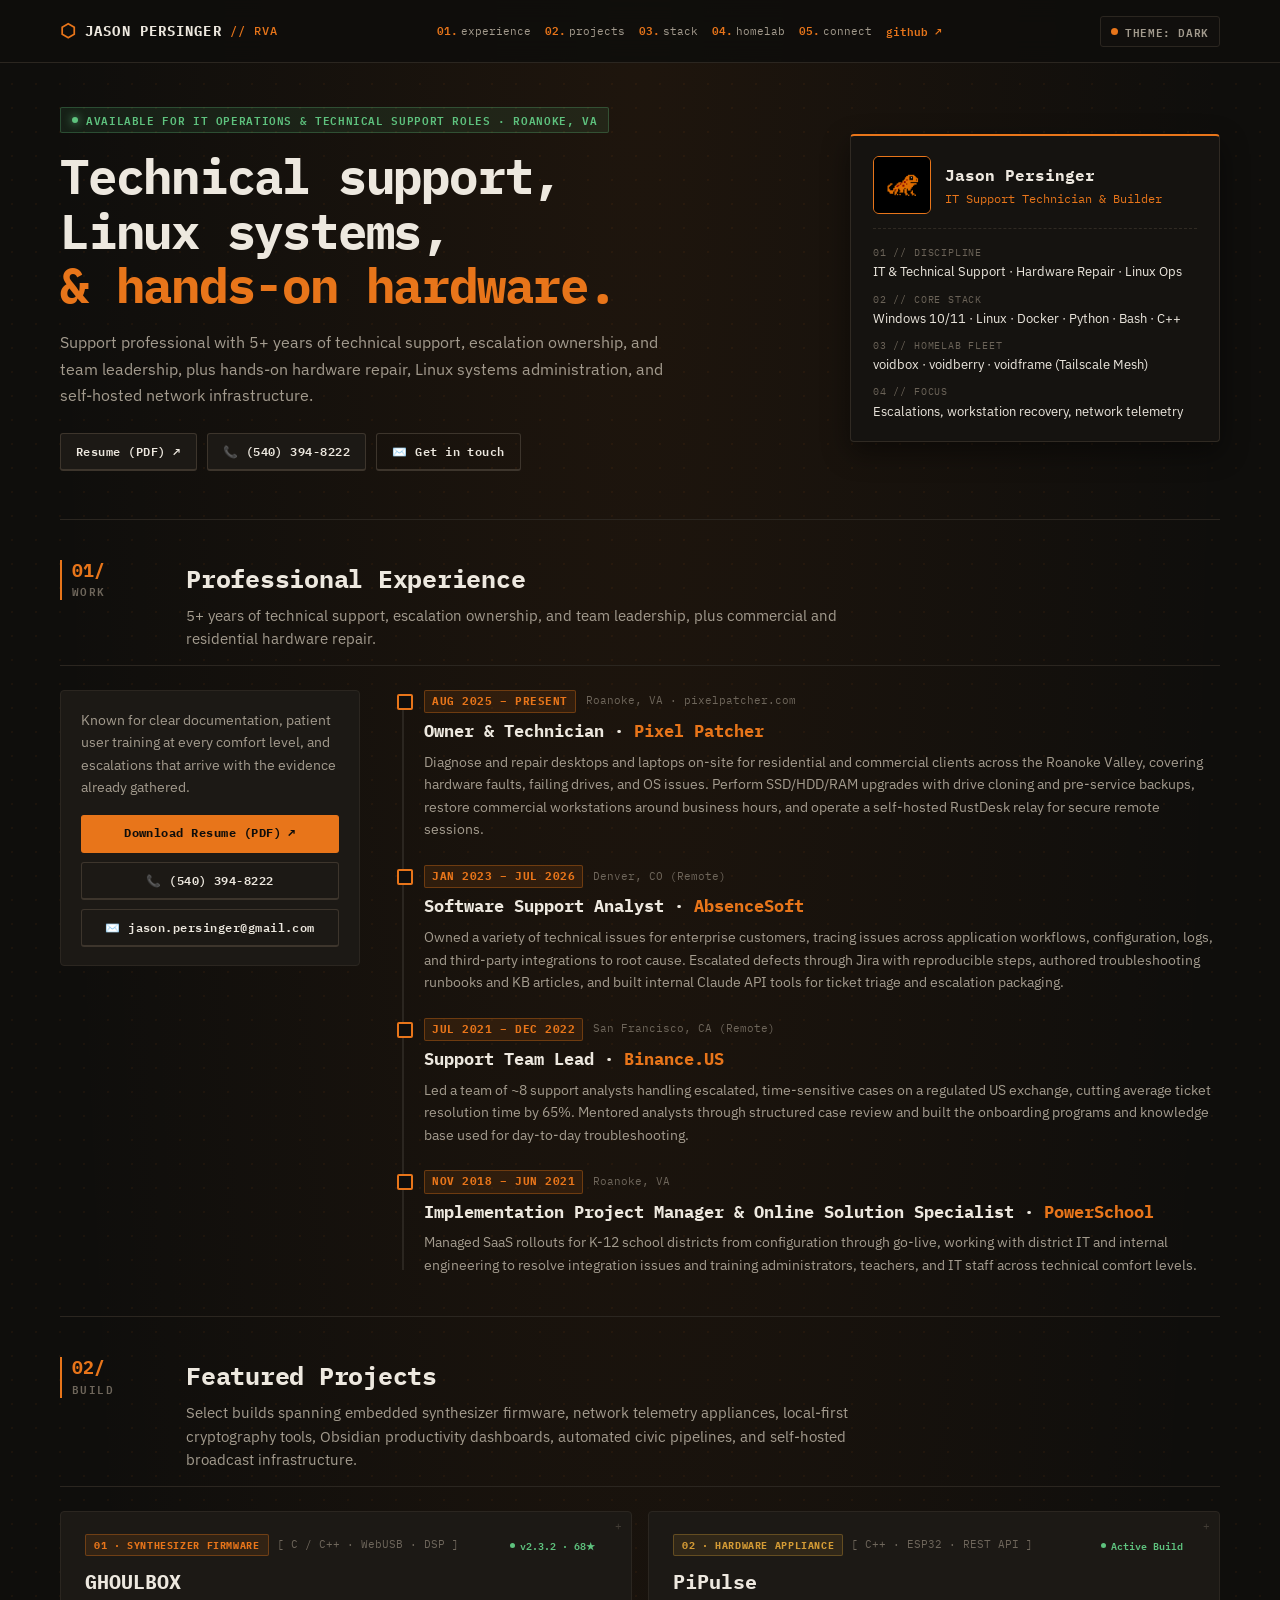
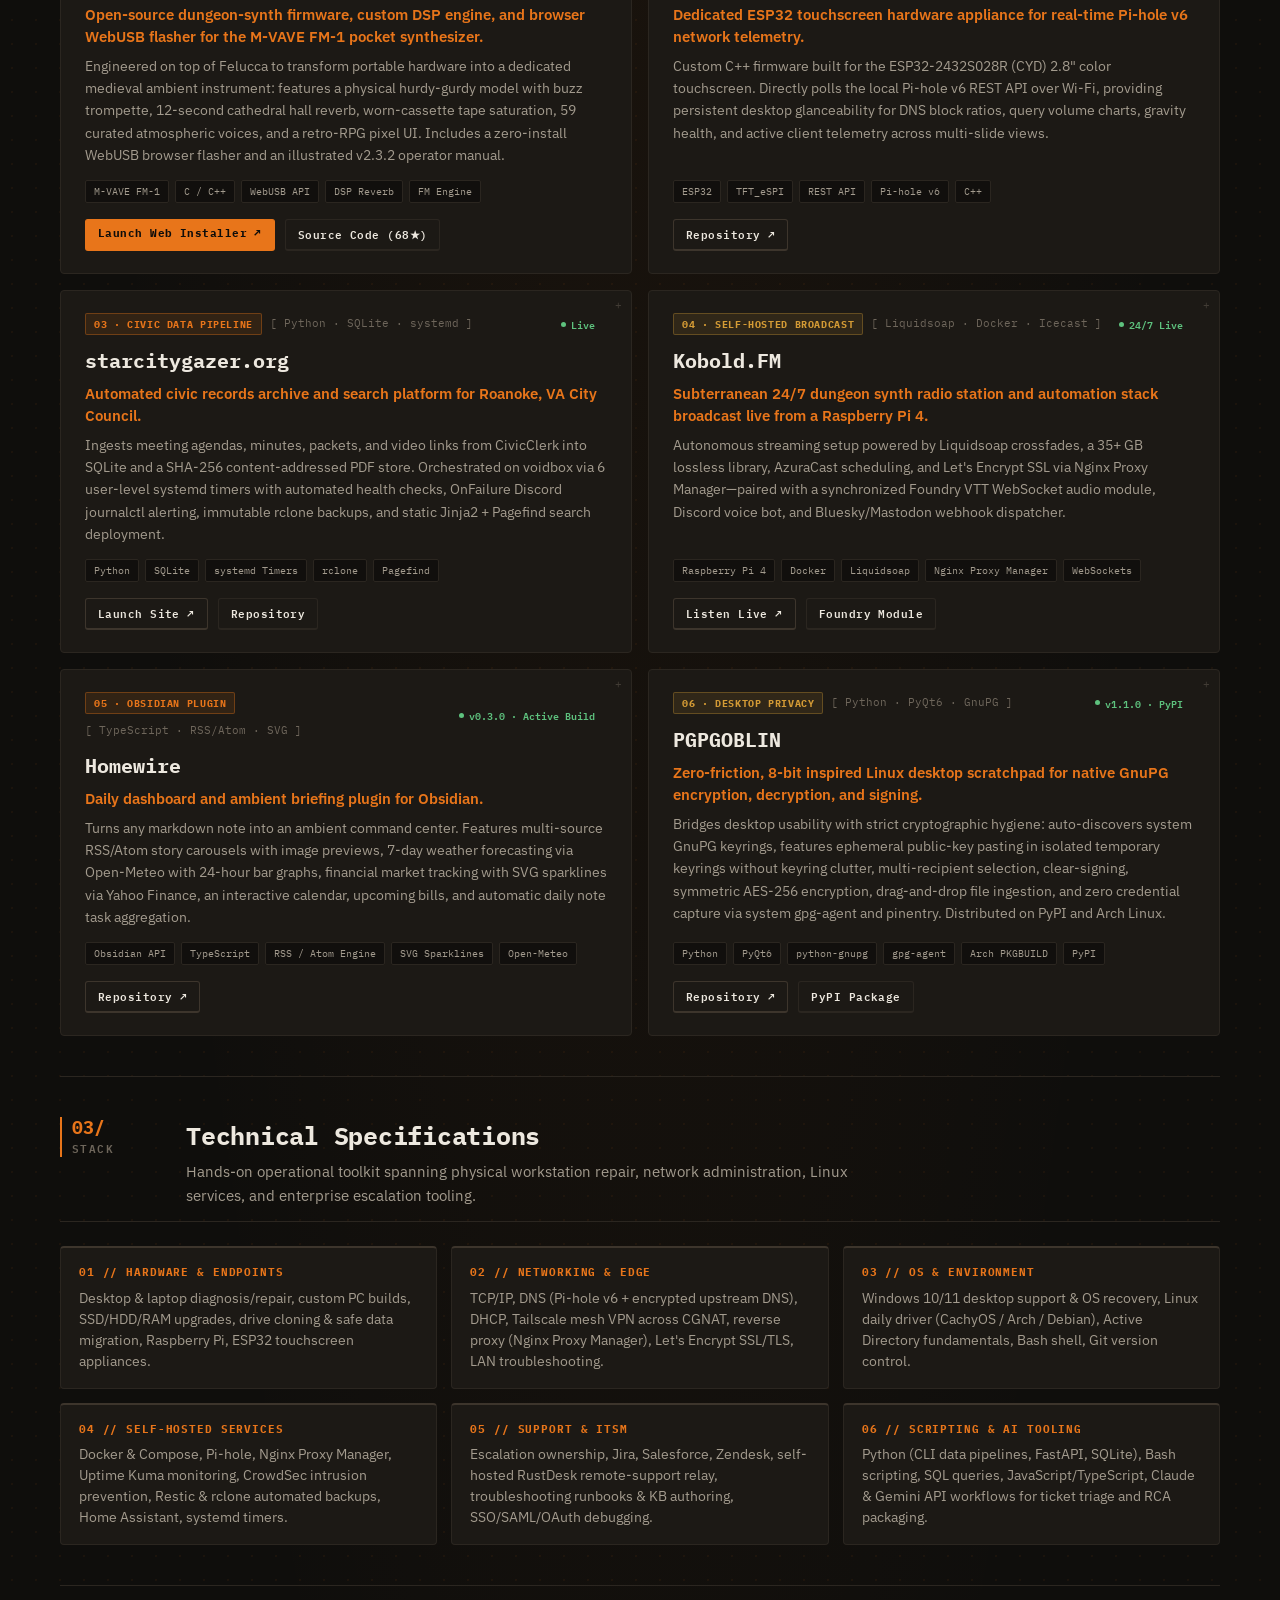
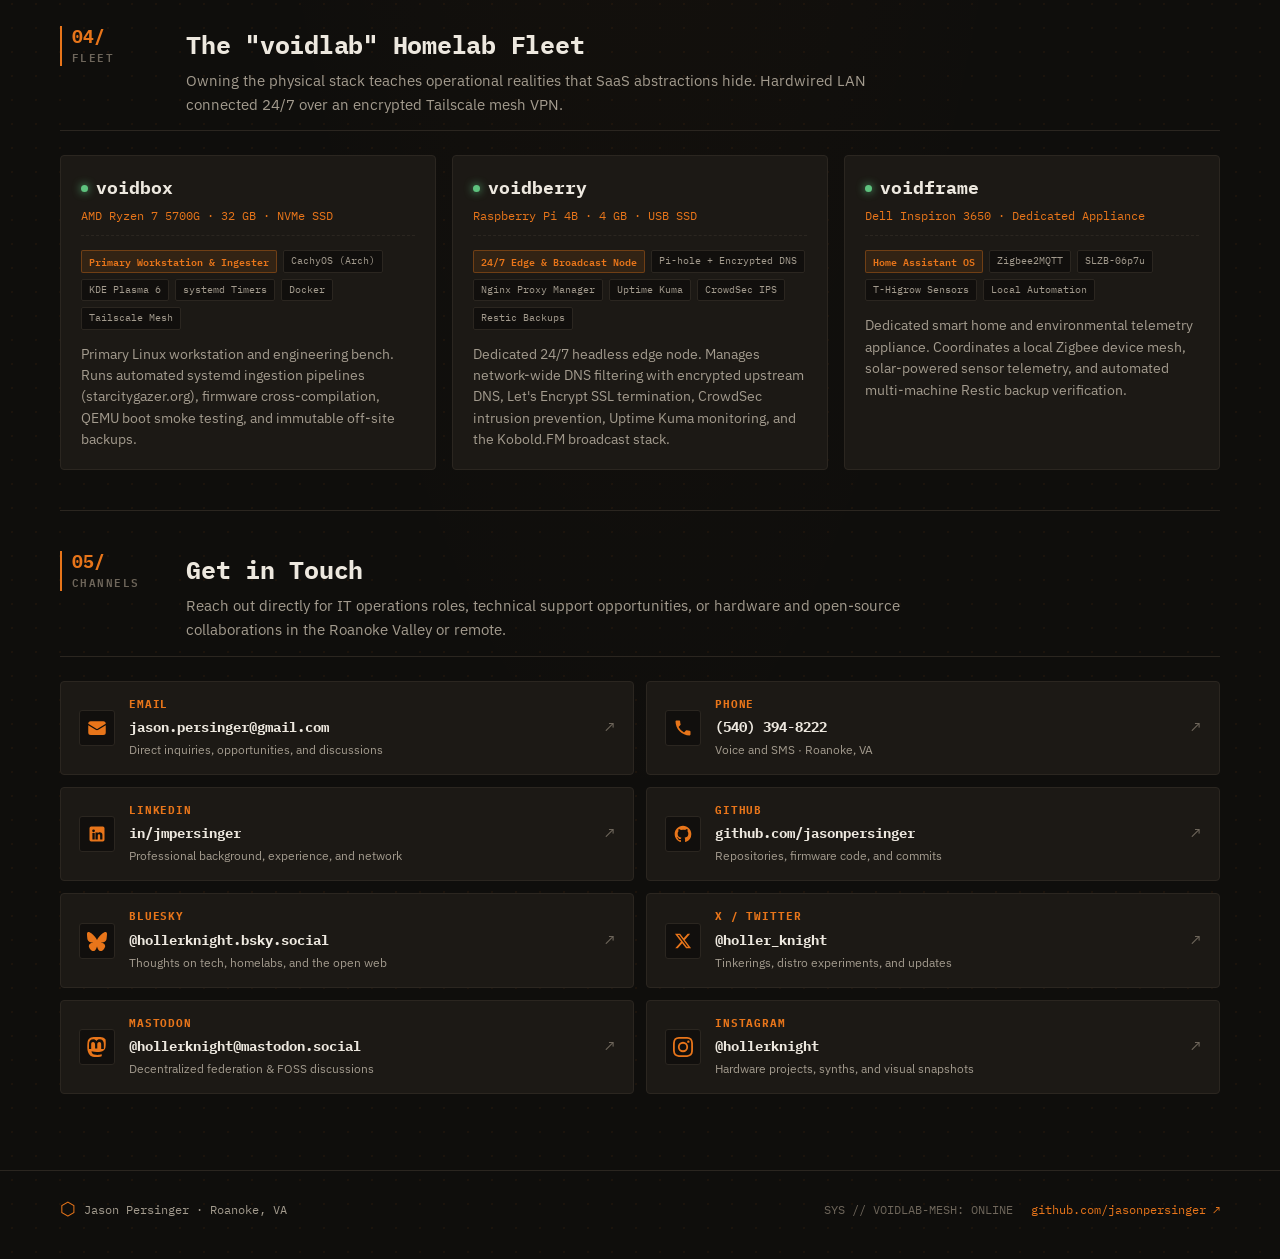
<file: index.html>
<!DOCTYPE html>
<html lang="en" data-theme="salamander">
<head>
  <meta charset="UTF-8">
  <meta name="viewport" content="width=device-width, initial-scale=1.0">
  <meta name="description" content="Jason Persinger — IT & Technical Support Professional, hardware diagnostician, and builder of Linux systems, ESP32 telemetry appliances, and self-hosted infrastructure in Roanoke, VA.">
  <meta name="author" content="Jason Persinger">
  <link rel="canonical" href="https://jasonpersinger.me/">

  <!-- Open Graph / Facebook / LinkedIn / Discord -->
  <meta property="og:type" content="profile">
  <meta property="og:title" content="Jason Persinger | IT & Technical Support · Systems & Hardware">
  <meta property="og:description" content="IT & Technical Support Professional, hardware diagnostician, and builder of Linux systems, ESP32 telemetry appliances, and self-hosted infrastructure in Roanoke, VA.">
  <meta property="og:url" content="https://jasonpersinger.me/">
  <meta property="og:image" content="https://jasonpersinger.me/salamander-avatar.png">

  <!-- Twitter / X -->
  <meta name="twitter:card" content="summary">
  <meta name="twitter:site" content="@holler_knight">
  <meta name="twitter:creator" content="@holler_knight">
  <meta name="twitter:title" content="Jason Persinger | IT & Systems Specialist">
  <meta name="twitter:description" content="IT Support Professional, Linux systems, and hardware diagnostician in Roanoke, VA.">
  <meta name="twitter:image" content="https://jasonpersinger.me/salamander-avatar.png">

  <!-- Schema.org Person Structured Data -->
  <script type="application/ld+json">
  {
    "@context": "https://schema.org",
    "@type": "Person",
    "name": "Jason Persinger",
    "url": "https://jasonpersinger.me",
    "image": "https://jasonpersinger.me/salamander-avatar.png",
    "jobTitle": "IT Support Technician & Systems Specialist",
    "description": "IT Support Professional, hardware diagnostician, and builder of Linux systems, ESP32 telemetry appliances, and self-hosted infrastructure in Roanoke, VA.",
    "address": {
      "@type": "PostalAddress",
      "addressLocality": "Roanoke",
      "addressRegion": "VA",
      "addressCountry": "US"
    },
    "sameAs": [
      "https://github.com/jasonpersinger",
      "https://www.linkedin.com/in/jmpersinger",
      "https://bsky.app/profile/hollerknight.bsky.social",
      "https://x.com/holler_knight",
      "https://mastodon.social/@hollerknight",
      "https://www.instagram.com/hollerknight/"
    ]
  }
  </script>

  <title>Jason Persinger | IT & Technical Support · Systems & Hardware</title>
  <link rel="icon" type="image/png" href="salamander-transparent.png">
  <link rel="preconnect" href="https://fonts.googleapis.com">
  <link rel="preconnect" href="https://fonts.gstatic.com" crossorigin>
  <link href="https://fonts.googleapis.com/css2?family=IBM+Plex+Mono:ital,wght@0,400;0,500;0,600;0,700;1,400&family=IBM+Plex+Sans:wght@400;500;600;700&display=swap" rel="stylesheet">
  <link rel="stylesheet" href="styles.css">
</head>
<body>
  <header class="site-header">
    <nav class="nav" aria-label="Primary">
      <a class="brand" href="/">
        <span class="brand-glyph">⬡</span>
        <span class="brand-text">JASON PERSINGER</span>
        <span class="brand-sub">// RVA</span>
      </a>

      <div class="nav-links">
        <a href="#experience"><span class="nav-idx">01.</span>experience</a>
        <a href="#projects"><span class="nav-idx">02.</span>projects</a>
        <a href="#stack"><span class="nav-idx">03.</span>stack</a>
        <a href="#homelab"><span class="nav-idx">04.</span>homelab</a>
        <a href="#connect"><span class="nav-idx">05.</span>connect</a>
        <a href="https://github.com/jasonpersinger" target="_blank" rel="noopener noreferrer" class="nav-external">github ↗</a>
      </div>

      <button type="button" class="theme-toggle" id="theme-toggle" aria-label="Toggle dark and light theme">
        <span class="theme-toggle-dot"></span>
        <span id="theme-toggle-label">THEME: DARK</span>
      </button>
    </nav>
  </header>

  <main>
    <!-- HERO SECTION -->
    <section class="hero" aria-labelledby="hero-title">
      <div class="hero-copy">
        <div class="status-pill">
          <span class="status-dot"></span>
          <span>AVAILABLE FOR IT OPERATIONS &amp; TECHNICAL SUPPORT ROLES · ROANOKE, VA</span>
        </div>
        <h1 id="hero-title">
          Technical support,<br>
          Linux systems,<br>
          <span class="highlight">&amp; hands-on hardware.</span>
        </h1>
        <p class="intro">
          Support professional with 5+ years of technical support, escalation ownership, and team leadership, plus hands-on hardware repair, Linux systems administration, and self-hosted network infrastructure.
        </p>
        <div class="hero-actions">
          <a class="button" href="/PersingerJasonResume.pdf" target="_blank" rel="noopener noreferrer">Resume (PDF) ↗</a>
          <a class="button" href="tel:+15403948222">📞 (540) 394-8222</a>
          <a class="button outline" href="mailto:jason.persinger@gmail.com">✉️ Get in touch</a>
        </div>
      </div>

      <aside class="profile-card" aria-label="System & operator summary">
        <div class="profile-card-body">
          <div class="profile-header">
            <img class="avatar" src="salamander-avatar.png" alt="Jason Persinger Salamander emblem">
            <div>
              <div class="profile-name">Jason Persinger</div>
              <div class="profile-meta">IT Support Technician &amp; Builder</div>
            </div>
          </div>
          <dl class="stats">
            <div>
              <dt>01 // Discipline</dt>
              <dd>IT &amp; Technical Support · Hardware Repair · Linux Ops</dd>
            </div>
            <div>
              <dt>02 // Core Stack</dt>
              <dd>Windows 10/11 · Linux · Docker · Python · Bash · C++</dd>
            </div>
            <div>
              <dt>03 // Homelab Fleet</dt>
              <dd>voidbox · voidberry · voidframe (Tailscale Mesh)</dd>
            </div>
            <div>
              <dt>04 // Focus</dt>
              <dd>Escalations, workstation recovery, network telemetry</dd>
            </div>
          </dl>
        </div>
      </aside>
    </section>

    <!-- 01 / PROFESSIONAL EXPERIENCE -->
    <section class="section" id="experience" aria-labelledby="experience-title">
      <div class="section-heading">
        <div class="section-index">
          <span class="sec-num">01/</span>
          <span class="sec-tag">WORK</span>
        </div>
        <div class="section-title-group">
          <h2 id="experience-title">Professional Experience</h2>
          <p class="section-subtitle">5+ years of technical support, escalation ownership, and team leadership, plus commercial and residential hardware repair.</p>
        </div>
      </div>

      <div class="experience-layout">
        <div class="experience-sidebar">
          <p class="experience-lede">
            Known for clear documentation, patient user training at every comfort level, and escalations that arrive with the evidence already gathered.
          </p>
          <div class="experience-cta">
            <a class="button primary full-width" href="/PersingerJasonResume.pdf" target="_blank" rel="noopener noreferrer">Download Resume (PDF) ↗</a>
            <a class="button full-width" href="tel:+15403948222">📞 (540) 394-8222</a>
            <a class="button full-width" href="mailto:jason.persinger@gmail.com">✉️ jason.persinger@gmail.com</a>
          </div>
        </div>

        <ol class="timeline">
          <li class="timeline-item">
            <div class="timeline-meta">
              <span class="timeline-dates">AUG 2025 – PRESENT</span>
              <span class="timeline-loc">Roanoke, VA · pixelpatcher.com</span>
            </div>
            <div class="timeline-content">
              <h3>Owner &amp; Technician · <span class="company-accent">Pixel Patcher</span></h3>
              <p>
                Diagnose and repair desktops and laptops on-site for residential and commercial clients across the Roanoke Valley, covering hardware faults, failing drives, and OS issues. 
                Perform SSD/HDD/RAM upgrades with drive cloning and pre-service backups, restore commercial workstations around business hours, and operate a self-hosted RustDesk relay for secure remote sessions.
              </p>
            </div>
          </li>

          <li class="timeline-item">
            <div class="timeline-meta">
              <span class="timeline-dates">JAN 2023 – JUL 2026</span>
              <span class="timeline-loc">Denver, CO (Remote)</span>
            </div>
            <div class="timeline-content">
              <h3>Software Support Analyst · <span class="company-accent">AbsenceSoft</span></h3>
              <p>
                Owned a variety of technical issues for enterprise customers, tracing issues across application workflows, configuration, logs, and third-party integrations to root cause. 
                Escalated defects through Jira with reproducible steps, authored troubleshooting runbooks and KB articles, and built internal Claude API tools for ticket triage and escalation packaging.
              </p>
            </div>
          </li>

          <li class="timeline-item">
            <div class="timeline-meta">
              <span class="timeline-dates">JUL 2021 – DEC 2022</span>
              <span class="timeline-loc">San Francisco, CA (Remote)</span>
            </div>
            <div class="timeline-content">
              <h3>Support Team Lead · <span class="company-accent">Binance.US</span></h3>
              <p>
                Led a team of ~8 support analysts handling escalated, time-sensitive cases on a regulated US exchange, cutting average ticket resolution time by 65%. 
                Mentored analysts through structured case review and built the onboarding programs and knowledge base used for day-to-day troubleshooting.
              </p>
            </div>
          </li>

          <li class="timeline-item">
            <div class="timeline-meta">
              <span class="timeline-dates">NOV 2018 – JUN 2021</span>
              <span class="timeline-loc">Roanoke, VA</span>
            </div>
            <div class="timeline-content">
              <h3>Implementation Project Manager &amp; Online Solution Specialist · <span class="company-accent">PowerSchool</span></h3>
              <p>
                Managed SaaS rollouts for K-12 school districts from configuration through go-live, working with district IT and internal engineering to resolve integration issues and training administrators, teachers, and IT staff across technical comfort levels.
              </p>
            </div>
          </li>
        </ol>
      </div>
    </section>

    <!-- 02 / FEATURED PROJECTS -->
    <section class="section" id="projects" aria-labelledby="featured-title">
      <div class="section-heading">
        <div class="section-index">
          <span class="sec-num">02/</span>
          <span class="sec-tag">BUILD</span>
        </div>
        <div class="section-title-group">
          <h2 id="featured-title">Featured Projects</h2>
          <p class="section-subtitle">Select builds spanning embedded synthesizer firmware, network telemetry appliances, local-first cryptography tools, Obsidian productivity dashboards, automated civic pipelines, and self-hosted broadcast infrastructure.</p>
        </div>
      </div>

      <div class="project-grid">

        <!-- 1. GHOULBOX -->
        <article class="project-card">
          <div class="project-header">
            <div class="project-meta-strip">
              <span class="project-badge accent-primary">01 · Synthesizer Firmware</span>
              <span class="project-tag">[ C / C++ · WebUSB · DSP ]</span>
            </div>
            <div class="project-status">v2.3.2 · 68★</div>
          </div>
          <h3>GHOULBOX</h3>
          <p class="project-lead">
            Open-source dungeon-synth firmware, custom DSP engine, and browser WebUSB flasher for the M-VAVE FM-1 pocket synthesizer.
          </p>
          <p class="project-desc">
            Engineered on top of Felucca to transform portable hardware into a dedicated medieval ambient instrument: features a physical hurdy-gurdy model with buzz trompette, 12-second cathedral hall reverb, worn-cassette tape saturation, 59 curated atmospheric voices, and a retro-RPG pixel UI. Includes a zero-install WebUSB browser flasher and an illustrated v2.3.2 operator manual.
          </p>
          <div class="project-tech-pills">
            <span>M-VAVE FM-1</span>
            <span>C / C++</span>
            <span>WebUSB API</span>
            <span>DSP Reverb</span>
            <span>FM Engine</span>
          </div>
          <div class="project-links">
            <a class="button action-btn primary" href="https://jasonpersinger.github.io/ghoulbox-fm1-dungeon-synth/" target="_blank" rel="noopener noreferrer">Launch Web Installer ↗</a>
            <a class="button action-btn secondary" href="https://github.com/jasonpersinger/ghoulbox-fm1-dungeon-synth" target="_blank" rel="noopener noreferrer">Source Code (68★)</a>
          </div>
        </article>

        <!-- 2. PiPulse -->
        <article class="project-card">
          <div class="project-header">
            <div class="project-meta-strip">
              <span class="project-badge accent-secondary">02 · Hardware Appliance</span>
              <span class="project-tag">[ C++ · ESP32 · REST API ]</span>
            </div>
            <div class="project-status">Active Build</div>
          </div>
          <h3>PiPulse</h3>
          <p class="project-lead">
            Dedicated ESP32 touchscreen hardware appliance for real-time Pi-hole v6 network telemetry.
          </p>
          <p class="project-desc">
            Custom C++ firmware built for the ESP32-2432S028R (CYD) 2.8" color touchscreen. 
            Directly polls the local Pi-hole v6 REST API over Wi-Fi, providing persistent desktop glanceability for DNS block ratios, query volume charts, gravity health, and active client telemetry across multi-slide views.
          </p>
          <div class="project-tech-pills">
            <span>ESP32</span>
            <span>TFT_eSPI</span>
            <span>REST API</span>
            <span>Pi-hole v6</span>
            <span>C++</span>
          </div>
          <div class="project-links">
            <a class="button action-btn" href="https://github.com/jasonpersinger/PiPulse" target="_blank" rel="noopener noreferrer">Repository ↗</a>
          </div>
        </article>

        <!-- 3. STAR(city)GAZER -->
        <article class="project-card">
          <div class="project-header">
            <div class="project-meta-strip">
              <span class="project-badge accent-primary">03 · Civic Data Pipeline</span>
              <span class="project-tag">[ Python · SQLite · systemd ]</span>
            </div>
            <div class="project-status">Live</div>
          </div>
          <h3>starcitygazer.org</h3>
          <p class="project-lead">
            Automated civic records archive and search platform for Roanoke, VA City Council.
          </p>
          <p class="project-desc">
            Ingests meeting agendas, minutes, packets, and video links from CivicClerk into SQLite and a SHA-256 content-addressed PDF store. 
            Orchestrated on voidbox via 6 user-level systemd timers with automated health checks, OnFailure Discord journalctl alerting, immutable rclone backups, and static Jinja2 + Pagefind search deployment.
          </p>
          <div class="project-tech-pills">
            <span>Python</span>
            <span>SQLite</span>
            <span>systemd Timers</span>
            <span>rclone</span>
            <span>Pagefind</span>
          </div>
          <div class="project-links">
            <a class="button action-btn" href="https://starcitygazer.org" target="_blank" rel="noopener noreferrer">Launch Site ↗</a>
            <a class="button action-btn secondary" href="https://github.com/jasonpersinger/starcitygazer-site" target="_blank" rel="noopener noreferrer">Repository</a>
          </div>
        </article>

        <!-- 4. Kobold.FM -->
        <article class="project-card">
          <div class="project-header">
            <div class="project-meta-strip">
              <span class="project-badge accent-secondary">04 · Self-Hosted Broadcast</span>
              <span class="project-tag">[ Liquidsoap · Docker · Icecast ]</span>
            </div>
            <div class="project-status">24/7 Live</div>
          </div>
          <h3>Kobold.FM</h3>
          <p class="project-lead">
            Subterranean 24/7 dungeon synth radio station and automation stack broadcast live from a Raspberry Pi 4.
          </p>
          <p class="project-desc">
            Autonomous streaming setup powered by Liquidsoap crossfades, a 35+ GB lossless library, AzuraCast scheduling, and Let's Encrypt SSL via Nginx Proxy Manager—paired with a synchronized Foundry VTT WebSocket audio module, Discord voice bot, and Bluesky/Mastodon webhook dispatcher.
          </p>
          <div class="project-tech-pills">
            <span>Raspberry Pi 4</span>
            <span>Docker</span>
            <span>Liquidsoap</span>
            <span>Nginx Proxy Manager</span>
            <span>WebSockets</span>
          </div>
          <div class="project-links">
            <a class="button action-btn" href="https://kobold.messy.quest/public/kobold.fm" target="_blank" rel="noopener noreferrer">Listen Live ↗</a>
            <a class="button action-btn secondary" href="https://github.com/jasonpersinger/kobold-fm-stream" target="_blank" rel="noopener noreferrer">Foundry Module</a>
          </div>
        </article>

        <!-- 5. Homewire -->
        <article class="project-card">
          <div class="project-header">
            <div class="project-meta-strip">
              <span class="project-badge accent-primary">05 · Obsidian Plugin</span>
              <span class="project-tag">[ TypeScript · RSS/Atom · SVG ]</span>
            </div>
            <div class="project-status">v0.3.0 · Active Build</div>
          </div>
          <h3>Homewire</h3>
          <p class="project-lead">
            Daily dashboard and ambient briefing plugin for Obsidian.
          </p>
          <p class="project-desc">
            Turns any markdown note into an ambient command center. Features multi-source RSS/Atom story carousels with image previews, 7-day weather forecasting via Open-Meteo with 24-hour bar graphs, financial market tracking with SVG sparklines via Yahoo Finance, an interactive calendar, upcoming bills, and automatic daily note task aggregation.
          </p>
          <div class="project-tech-pills">
            <span>Obsidian API</span>
            <span>TypeScript</span>
            <span>RSS / Atom Engine</span>
            <span>SVG Sparklines</span>
            <span>Open-Meteo</span>
          </div>
          <div class="project-links">
            <a class="button action-btn" href="https://github.com/jasonpersinger/obsidian-homewire" target="_blank" rel="noopener noreferrer">Repository ↗</a>
          </div>
        </article>

        <!-- 6. PGPGOBLIN -->
        <article class="project-card">
          <div class="project-header">
            <div class="project-meta-strip">
              <span class="project-badge accent-secondary">06 · Desktop Privacy</span>
              <span class="project-tag">[ Python · PyQt6 · GnuPG ]</span>
            </div>
            <div class="project-status">v1.1.0 · PyPI</div>
          </div>
          <h3>PGPGOBLIN</h3>
          <p class="project-lead">
            Zero-friction, 8-bit inspired Linux desktop scratchpad for native GnuPG encryption, decryption, and signing.
          </p>
          <p class="project-desc">
            Bridges desktop usability with strict cryptographic hygiene: auto-discovers system GnuPG keyrings, features ephemeral public-key pasting in isolated temporary keyrings without keyring clutter, multi-recipient selection, clear-signing, symmetric AES-256 encryption, drag-and-drop file ingestion, and zero credential capture via system gpg-agent and pinentry. Distributed on PyPI and Arch Linux.
          </p>
          <div class="project-tech-pills">
            <span>Python</span>
            <span>PyQt6</span>
            <span>python-gnupg</span>
            <span>gpg-agent</span>
            <span>Arch PKGBUILD</span>
            <span>PyPI</span>
          </div>
          <div class="project-links">
            <a class="button action-btn" href="https://github.com/jasonpersinger/PGPGOBLIN" target="_blank" rel="noopener noreferrer">Repository ↗</a>
            <a class="button action-btn secondary" href="https://pypi.org/project/pgpgoblin/" target="_blank" rel="noopener noreferrer">PyPI Package</a>
          </div>
        </article>

      </div>
    </section>

    <!-- 03 / TECHNICAL STACK -->
    <section class="section" id="stack" aria-labelledby="stack-title">
      <div class="section-heading">
        <div class="section-index">
          <span class="sec-num">03/</span>
          <span class="sec-tag">STACK</span>
        </div>
        <div class="section-title-group">
          <h2 id="stack-title">Technical Specifications</h2>
          <p class="section-subtitle">Hands-on operational toolkit spanning physical workstation repair, network administration, Linux services, and enterprise escalation tooling.</p>
        </div>
      </div>

      <div class="stack-grid">
        <div class="stack-card">
          <div class="stack-cat">01 // HARDWARE &amp; ENDPOINTS</div>
          <p class="stack-items">Desktop &amp; laptop diagnosis/repair, custom PC builds, SSD/HDD/RAM upgrades, drive cloning &amp; safe data migration, Raspberry Pi, ESP32 touchscreen appliances.</p>
        </div>
        <div class="stack-card">
          <div class="stack-cat">02 // NETWORKING &amp; EDGE</div>
          <p class="stack-items">TCP/IP, DNS (Pi-hole v6 + encrypted upstream DNS), DHCP, Tailscale mesh VPN across CGNAT, reverse proxy (Nginx Proxy Manager), Let's Encrypt SSL/TLS, LAN troubleshooting.</p>
        </div>
        <div class="stack-card">
          <div class="stack-cat">03 // OS &amp; ENVIRONMENT</div>
          <p class="stack-items">Windows 10/11 desktop support &amp; OS recovery, Linux daily driver (CachyOS / Arch / Debian), Active Directory fundamentals, Bash shell, Git version control.</p>
        </div>
        <div class="stack-card">
          <div class="stack-cat">04 // SELF-HOSTED SERVICES</div>
          <p class="stack-items">Docker &amp; Compose, Pi-hole, Nginx Proxy Manager, Uptime Kuma monitoring, CrowdSec intrusion prevention, Restic &amp; rclone automated backups, Home Assistant, systemd timers.</p>
        </div>
        <div class="stack-card">
          <div class="stack-cat">05 // SUPPORT &amp; ITSM</div>
          <p class="stack-items">Escalation ownership, Jira, Salesforce, Zendesk, self-hosted RustDesk remote-support relay, troubleshooting runbooks &amp; KB authoring, SSO/SAML/OAuth debugging.</p>
        </div>
        <div class="stack-card">
          <div class="stack-cat">06 // SCRIPTING &amp; AI TOOLING</div>
          <p class="stack-items">Python (CLI data pipelines, FastAPI, SQLite), Bash scripting, SQL queries, JavaScript/TypeScript, Claude &amp; Gemini API workflows for ticket triage and RCA packaging.</p>
        </div>
      </div>
    </section>

    <!-- 04 / HOMELAB INFRASTRUCTURE SECTION -->
    <section class="section" id="homelab" aria-labelledby="homelab-title">
      <div class="section-heading">
        <div class="section-index">
          <span class="sec-num">04/</span>
          <span class="sec-tag">FLEET</span>
        </div>
        <div class="section-title-group">
          <h2 id="homelab-title">The "voidlab" Homelab Fleet</h2>
          <p class="section-subtitle">Owning the physical stack teaches operational realities that SaaS abstractions hide. Hardwired LAN connected 24/7 over an encrypted Tailscale mesh VPN.</p>
        </div>
      </div>

      <div class="homelab-grid">
        <!-- Node 1: voidbox -->
        <div class="node-card">
          <div class="node-header">
            <div class="node-status-indicator">
              <span class="node-pulse online"></span>
              <span class="node-name">voidbox</span>
            </div>
            <span class="node-spec">AMD Ryzen 7 5700G · 32 GB · NVMe SSD</span>
          </div>
          <div class="service-tags">
            <span class="service-tag highlight">Primary Workstation &amp; Ingester</span>
            <span class="service-tag">CachyOS (Arch)</span>
            <span class="service-tag">KDE Plasma 6</span>
            <span class="service-tag">systemd Timers</span>
            <span class="service-tag">Docker</span>
            <span class="service-tag">Tailscale Mesh</span>
          </div>
          <p class="node-desc">
            Primary Linux workstation and engineering bench. Runs automated systemd ingestion pipelines (starcitygazer.org), firmware cross-compilation, QEMU boot smoke testing, and immutable off-site backups.
          </p>
        </div>

        <!-- Node 2: voidberry -->
        <div class="node-card">
          <div class="node-header">
            <div class="node-status-indicator">
              <span class="node-pulse online"></span>
              <span class="node-name">voidberry</span>
            </div>
            <span class="node-spec">Raspberry Pi 4B · 4 GB · USB SSD</span>
          </div>
          <div class="service-tags">
            <span class="service-tag highlight">24/7 Edge &amp; Broadcast Node</span>
            <span class="service-tag">Pi-hole + Encrypted DNS</span>
            <span class="service-tag">Nginx Proxy Manager</span>
            <span class="service-tag">Uptime Kuma</span>
            <span class="service-tag">CrowdSec IPS</span>
            <span class="service-tag">Restic Backups</span>
          </div>
          <p class="node-desc">
            Dedicated 24/7 headless edge node. Manages network-wide DNS filtering with encrypted upstream DNS, Let's Encrypt SSL termination, CrowdSec intrusion prevention, Uptime Kuma monitoring, and the Kobold.FM broadcast stack.
          </p>
        </div>

        <!-- Node 3: voidframe -->
        <div class="node-card">
          <div class="node-header">
            <div class="node-status-indicator">
              <span class="node-pulse online"></span>
              <span class="node-name">voidframe</span>
            </div>
            <span class="node-spec">Dell Inspiron 3650 · Dedicated Appliance</span>
          </div>
          <div class="service-tags">
            <span class="service-tag highlight">Home Assistant OS</span>
            <span class="service-tag">Zigbee2MQTT</span>
            <span class="service-tag">SLZB-06p7u</span>
            <span class="service-tag">T-Higrow Sensors</span>
            <span class="service-tag">Local Automation</span>
          </div>
          <p class="node-desc">
            Dedicated smart home and environmental telemetry appliance. Coordinates a local Zigbee device mesh, solar-powered sensor telemetry, and automated multi-machine Restic backup verification.
          </p>
        </div>
      </div>
    </section>

    <!-- 05 / CONNECT & SOCIALS SECTION -->
    <section class="section" id="connect" aria-labelledby="connect-title">
      <div class="section-heading">
        <div class="section-index">
          <span class="sec-num">05/</span>
          <span class="sec-tag">CHANNELS</span>
        </div>
        <div class="section-title-group">
          <h2 id="connect-title">Get in Touch</h2>
          <p class="section-subtitle">Reach out directly for IT operations roles, technical support opportunities, or hardware and open-source collaborations in the Roanoke Valley or remote.</p>
        </div>
      </div>

      <div class="social-grid">
        <!-- 1. Email -->
        <a class="social-card" href="mailto:jason.persinger@gmail.com">
          <div class="social-card-icon">
            <svg class="social-svg" viewBox="0 0 24 24" width="20" height="20" fill="currentColor">
              <path d="M1.5 8.67v8.58a3 3 0 0 0 3 3h15a3 3 0 0 0 3-3V8.67l-8.928 5.493a3 3 0 0 1-3.144 0L1.5 8.67z"/>
              <path d="M22.5 6.908V6.75a3 3 0 0 0-3-3h-15a3 3 0 0 0-3 3v.158l9.714 5.978a1.5 1.5 0 0 0 1.572 0L22.5 6.908z"/>
            </svg>
          </div>
          <div class="social-card-body">
            <span class="social-platform">Email</span>
            <span class="social-handle">jason.persinger@gmail.com</span>
            <span class="social-desc">Direct inquiries, opportunities, and discussions</span>
          </div>
          <span class="social-arrow">↗</span>
        </a>

        <!-- 2. Phone -->
        <a class="social-card" href="tel:+15403948222">
          <div class="social-card-icon">
            <svg class="social-svg" viewBox="0 0 24 24" width="20" height="20" fill="currentColor">
              <path d="M20.01 15.38c-1.23 0-2.42-.2-3.53-.56a.977.977 0 0 0-1.01.24l-2.2 2.2a15.053 15.053 0 0 1-6.59-6.59l2.2-2.21a.96.96 0 0 0 .25-1A11.36 11.36 0 0 1 8.57 3.9c0-.55-.45-1-1-1H4c-.55 0-1 .45-1 1 0 9.39 7.61 17 17 17 .55 0 1-.45 1-1v-3.52c0-.55-.45-1-.99-1z"/>
            </svg>
          </div>
          <div class="social-card-body">
            <span class="social-platform">Phone</span>
            <span class="social-handle">(540) 394-8222</span>
            <span class="social-desc">Voice and SMS · Roanoke, VA</span>
          </div>
          <span class="social-arrow">↗</span>
        </a>

        <!-- 3. LinkedIn -->
        <a class="social-card" href="https://www.linkedin.com/in/jmpersinger/" target="_blank" rel="noopener noreferrer">
          <div class="social-card-icon">
            <svg class="social-svg" viewBox="0 0 24 24" width="20" height="20" fill="currentColor">
              <path d="M19 3a2 2 0 0 1 2 2v14a2 2 0 0 1-2 2H5a2 2 0 0 1-2-2V5a2 2 0 0 1 2-2h14m-.5 15.5v-5.3a3.26 3.26 0 0 0-3.26-3.26c-.85 0-1.84.52-2.28 1.3v-1.11h-2.79v8.37h2.79v-4.93c0-.77.62-1.4 1.39-1.4a1.4 1.4 0 0 1 1.4 1.4v4.93h2.75M6.46 10.9v7.6h2.8v-7.6h-2.8M7.86 6.55a1.64 1.64 0 1 0 0 3.28 1.64 1.64 0 0 0 0-3.28z"/>
            </svg>
          </div>
          <div class="social-card-body">
            <span class="social-platform">LinkedIn</span>
            <span class="social-handle">in/jmpersinger</span>
            <span class="social-desc">Professional background, experience, and network</span>
          </div>
          <span class="social-arrow">↗</span>
        </a>

        <!-- 4. GitHub -->
        <a class="social-card" href="https://github.com/jasonpersinger" target="_blank" rel="noopener noreferrer">
          <div class="social-card-icon">
            <svg class="social-svg" viewBox="0 0 24 24" width="20" height="20" fill="currentColor">
              <path fill-rule="evenodd" clip-rule="evenodd" d="M12 2C6.477 2 2 6.484 2 12.017c0 4.425 2.865 8.18 6.839 9.504.5.092.682-.217.682-.483 0-.237-.008-.868-.013-1.703-2.782.605-3.369-1.343-3.369-1.343-.454-1.158-1.11-1.466-1.11-1.466-.908-.62.069-.608.069-.608 1.003.07 1.53 1.032 1.53 1.032.892 1.53 2.341 1.088 2.91.832.092-.647.35-1.088.636-1.338-2.22-.253-4.555-1.113-4.555-4.951 0-1.093.39-1.988 1.029-2.688-.103-.253-.446-1.272.098-2.65 0 0 .84-.27 2.75 1.026A9.564 9.564 0 0 1 12 6.844c.85.004 1.705.115 2.504.337 1.909-1.296 2.747-1.027 2.747-1.027.546 1.379.202 2.398.1 2.651.64.7 1.028 1.595 1.028 2.688 0 3.848-2.339 4.695-4.566 4.943.359.309.678.92.678 1.855 0 1.338-.012 2.419-.012 2.747 0 .268.18.58.688.482A10.019 10.019 0 0 0 22 12.017C22 6.484 17.522 2 12 2z"/>
            </svg>
          </div>
          <div class="social-card-body">
            <span class="social-platform">GitHub</span>
            <span class="social-handle">github.com/jasonpersinger</span>
            <span class="social-desc">Repositories, firmware code, and commits</span>
          </div>
          <span class="social-arrow">↗</span>
        </a>

        <!-- 5. Bluesky -->
        <a class="social-card" href="https://bsky.app/profile/hollerknight.bsky.social" target="_blank" rel="noopener noreferrer">
          <div class="social-card-icon">
            <svg class="social-svg" viewBox="0 0 24 24" width="20" height="20" fill="currentColor">
              <path d="M12 10.8c-1.087-2.114-4.046-6.053-6.798-7.995C2.566.944 1.561 1.266.902 1.565.139 1.908 0 3.08 0 3.768c0 .69.378 5.65.624 6.479.815 2.736 3.713 3.66 6.383 3.364.136-.02.275-.039.415-.056-.138.032-.276.067-.415.105-3.858 1.05-7.004 3.737-2.88 8.441 4.796 5.47 7.026-.81 7.874-3.522.847 2.713 3.078 8.992 7.874 3.522 4.124-4.704.978-7.391-2.88-8.441-.139-.038-.277-.073-.415-.105.14.017.279.036.415.056 2.67.297 5.568-.627 6.383-3.364.246-.828.624-5.79.624-6.479 0-.689-.139-1.86-.902-2.203-.659-.299-1.664-.621-4.3 1.24C16.046 4.748 13.087 8.687 12 10.8z"/>
            </svg>
          </div>
          <div class="social-card-body">
            <span class="social-platform">Bluesky</span>
            <span class="social-handle">@hollerknight.bsky.social</span>
            <span class="social-desc">Thoughts on tech, homelabs, and the open web</span>
          </div>
          <span class="social-arrow">↗</span>
        </a>

        <!-- 6. Twitter / X -->
        <a class="social-card" href="https://x.com/holler_knight" target="_blank" rel="noopener noreferrer">
          <div class="social-card-icon">
            <svg class="social-svg" viewBox="0 0 24 24" width="18" height="18" fill="currentColor">
              <path d="M18.244 2.25h3.308l-7.227 8.26 8.502 11.24H16.17l-5.214-6.817L4.99 21.75H1.68l7.73-8.835L1.254 2.25H8.08l4.713 6.231zm-1.161 17.52h1.833L7.084 4.126H5.117z"/>
            </svg>
          </div>
          <div class="social-card-body">
            <span class="social-platform">X / Twitter</span>
            <span class="social-handle">@holler_knight</span>
            <span class="social-desc">Tinkerings, distro experiments, and updates</span>
          </div>
          <span class="social-arrow">↗</span>
        </a>

        <!-- 7. Mastodon -->
        <a class="social-card" href="https://mastodon.social/@hollerknight" target="_blank" rel="noopener noreferrer">
          <div class="social-card-icon">
            <svg class="social-svg" viewBox="0 0 24 24" width="20" height="20" fill="currentColor">
              <path d="M23.268 5.313c-.35-2.578-2.617-4.61-5.304-5.004C17.51.244 15.747.062 12 .062c-3.746 0-5.51.182-5.964.247C3.35.703 1.082 2.735.732 5.313.376 7.94.34 11.46.34 11.46c0 .762.036 1.54.072 2.336.216 4.673 2.508 8.98 6.425 9.774 2.228.45 4.636.564 6.883.332 1.344-.138 2.674-.42 3.966-.84v-2.316c-.958.33-1.956.556-2.966.674-1.97.23-4.004.13-5.91-.322-.924-.22-1.742-.71-2.358-1.408-.6-.682-.962-1.572-1.042-2.528 2.148.528 4.364.79 6.59.78 1.488 0 2.97-.098 4.436-.296 2.922-.394 5.388-2.484 5.76-5.46.402-3.238.35-6.776.072-9.426zm-3.696 9.074h-2.58V8.718c0-1.782-.74-2.686-2.22-2.686-1.632 0-2.448 1.056-2.448 3.168v4.584H9.68V9.2c0-2.112-.816-3.168-2.448-3.168-1.48 0-2.22.904-2.22 2.686v5.67H2.432V8.532c0-1.782.456-3.2 1.368-4.254.912-1.056 2.112-1.584 3.6-1.584 1.728 0 3.036.66 3.924 1.98.888-1.32 2.196-1.98 3.924-1.98 1.488 0 2.688.528 3.6 1.584.912 1.054 1.368 2.472 1.368 4.254v5.856h-.644z"/>
            </svg>
          </div>
          <div class="social-card-body">
            <span class="social-platform">Mastodon</span>
            <span class="social-handle">@hollerknight@mastodon.social</span>
            <span class="social-desc">Decentralized federation &amp; FOSS discussions</span>
          </div>
          <span class="social-arrow">↗</span>
        </a>

        <!-- 8. Instagram -->
        <a class="social-card" href="https://www.instagram.com/hollerknight/" target="_blank" rel="noopener noreferrer">
          <div class="social-card-icon">
            <svg class="social-svg" viewBox="0 0 24 24" width="20" height="20" fill="currentColor">
              <path d="M12 2.163c3.204 0 3.584.012 4.85.07 3.252.148 4.771 1.691 4.919 4.919.058 1.265.069 1.645.069 4.849 0 3.205-.012 3.584-.069 4.849-.149 3.225-1.664 4.771-4.919 4.919-1.266.058-1.644.07-4.85.07-3.204 0-3.584-.012-4.849-.07-3.26-.149-4.771-1.699-4.919-4.92-.058-1.265-.07-1.644-.07-4.849 0-3.204.013-3.583.07-4.849.149-3.227 1.664-4.771 4.919-4.919 1.266-.057 1.645-.069 4.849-.069zm0-2.163c-3.259 0-3.667.014-4.947.072-4.358.2-6.78 2.618-6.98 6.98-.059 1.281-.073 1.689-.073 4.948 0 3.259.014 3.668.072 4.948.2 4.358 2.618 6.78 6.98 6.98 1.281.058 1.689.072 4.948.072 3.259 0 3.668-.014 4.948-.072 4.354-.2 6.782-2.618 6.979-6.98.059-1.28.073-1.689.073-4.948 0-3.259-.014-3.667-.072-4.947-.196-4.354-2.617-6.78-6.979-6.98-1.281-.059-1.69-.073-4.949-.073zm0 5.838a6.162 6.162 0 1 0 0 12.324 6.162 6.162 0 0 0 0-12.324zM12 16a4 4 0 1 1 0-8 4 4 0 0 1 0 8zm6.406-11.845a1.44 1.44 0 1 0 0 2.881 1.44 1.44 0 0 0 0-2.881z"/>
            </svg>
          </div>
          <div class="social-card-body">
            <span class="social-platform">Instagram</span>
            <span class="social-handle">@hollerknight</span>
            <span class="social-desc">Hardware projects, synths, and visual snapshots</span>
          </div>
          <span class="social-arrow">↗</span>
        </a>
      </div>
    </section>
  </main>

  <footer class="site-footer">
    <div class="footer-inner">
      <div class="footer-left">
        <span class="brand-glyph">⬡</span>
        <span>Jason Persinger · Roanoke, VA</span>
      </div>
      <div class="footer-meta">
        <span>SYS // VOIDLAB-MESH: ONLINE</span>
        <a href="https://github.com/jasonpersinger" target="_blank" rel="noopener noreferrer">github.com/jasonpersinger ↗</a>
      </div>
    </div>
  </footer>

  <script>
    (function () {
      const html = document.documentElement;
      const toggle = document.getElementById('theme-toggle');
      const label = document.getElementById('theme-toggle-label');
      const saved = localStorage.getItem('jp-palette');
      const initial = saved === 'manual' ? 'manual' : 'salamander';

      function applyTheme(name) {
        html.setAttribute('data-theme', name);
        localStorage.setItem('jp-palette', name);
        if (label) {
          label.textContent = name === 'manual' ? 'THEME: LIGHT' : 'THEME: DARK';
        }
      }

      applyTheme(initial);
      if (toggle) {
        toggle.addEventListener('click', () => {
          const next = html.getAttribute('data-theme') === 'manual' ? 'salamander' : 'manual';
          applyTheme(next);
        });
      }
    })();
  </script>
</body>
</html>
</file>
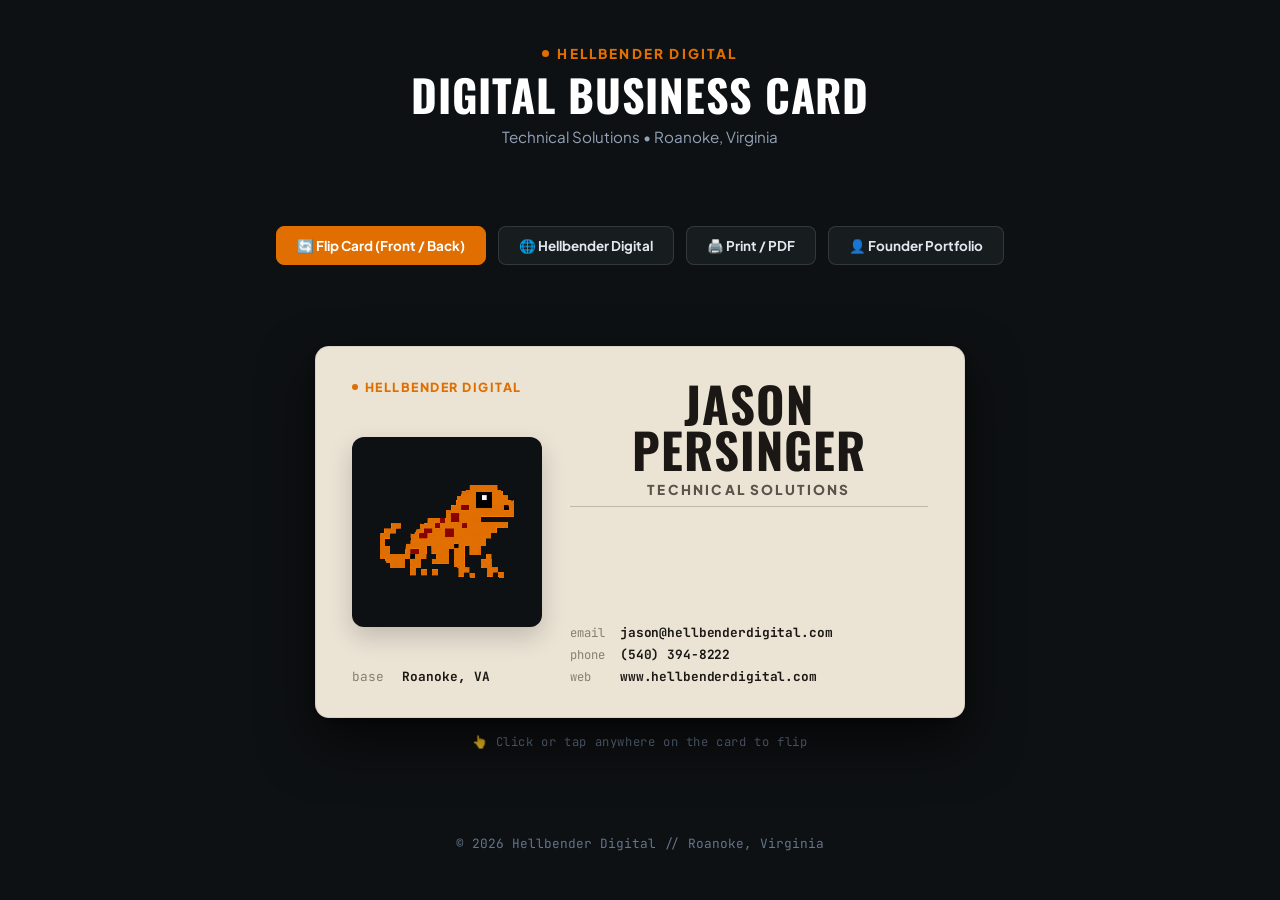
<file: card.html>
<!DOCTYPE html>
<html lang="en">
<head>
  <meta charset="UTF-8">
  <meta name="viewport" content="width=device-width, initial-scale=1.0">
  <title>Hellbender Digital // Digital Business Card</title>
  <meta name="description" content="Hellbender Digital — Digital business card and contact details for Jason Persinger.">
  <meta name="darkreader-lock">
  <meta name="color-scheme" content="dark">
  <link rel="icon" type="image/png" href="salamander-transparent.png">

  <!-- Google Fonts -->
  <link rel="preconnect" href="https://fonts.googleapis.com">
  <link rel="preconnect" href="https://fonts.gstatic.com" crossorigin>
  <link href="https://fonts.googleapis.com/css2?family=JetBrains+Mono:wght@400;500;700&family=Oswald:wght@600;700&family=Plus+Jakarta+Sans:wght@500;600;700;800&display=swap" rel="stylesheet">

  <style>
    :root {
      --bg-page: #0e1113;
      --card-cream: #ebe4d5;
      --card-dark: #0e1113;
      --c-slate: #1a1714;
      --c-orange: #e06e01;
      --c-orange-hover: #c75e00;
      --c-muted: #877d70;
      --c-border: #c0b7a8;
      
      --font-display: 'Oswald', sans-serif;
      --font-sans: 'Plus Jakarta Sans', system-ui, sans-serif;
      --font-mono: 'JetBrains Mono', monospace;
      --card-radius: 14px;
    }

    * {
      box-sizing: border-box;
      margin: 0;
      padding: 0;
    }

    body {
      min-height: 100vh;
      background: var(--bg-page);
      color: #e2e8f0;
      font-family: var(--font-sans);
      display: flex;
      flex-direction: column;
      align-items: center;
      justify-content: space-between;
      padding: 40px 20px 48px;
      -webkit-font-smoothing: antialiased;
    }

    header {
      text-align: center;
      margin-bottom: 32px;
      max-width: 650px;
    }

    .brand-tag {
      display: inline-flex;
      align-items: center;
      gap: 8px;
      font-size: 0.85rem;
      font-weight: 800;
      letter-spacing: 0.16em;
      text-transform: uppercase;
      color: var(--c-orange);
      margin-bottom: 10px;
    }
    .brand-tag::before {
      content: '';
      width: 7px;
      height: 7px;
      border-radius: 50%;
      background: var(--c-orange);
    }

    h1 {
      font-family: var(--font-display);
      font-size: clamp(2rem, 5vw, 2.75rem);
      font-weight: 700;
      letter-spacing: 0.02em;
      text-transform: uppercase;
      color: #ffffff;
      line-height: 1.05;
      margin-bottom: 8px;
    }

    p.subtitle {
      font-size: 0.95rem;
      color: #94a3b8;
      line-height: 1.5;
    }

    /* Controls Toolbar */
    .controls {
      display: flex;
      gap: 12px;
      margin-bottom: 36px;
      flex-wrap: wrap;
      justify-content: center;
    }

    .action-btn {
      font-family: var(--font-sans);
      font-size: 0.84rem;
      font-weight: 700;
      padding: 10px 20px;
      border-radius: 8px;
      border: 1px solid rgba(255, 255, 255, 0.12);
      background: #171c1f;
      color: #e2e8f0;
      cursor: pointer;
      display: inline-flex;
      align-items: center;
      gap: 8px;
      transition: all 0.2s ease;
      text-decoration: none;
    }

    .action-btn:hover {
      background: #22292e;
      border-color: var(--c-orange);
      color: #ffffff;
      transform: translateY(-2px);
      box-shadow: 0 4px 12px rgba(0, 0, 0, 0.4);
    }

    .action-btn.primary {
      background: var(--c-orange);
      border-color: var(--c-orange);
      color: #ffffff;
    }
    .action-btn.primary:hover {
      background: var(--c-orange-hover);
    }

    /* 3D Interactive Stage */
    .stage-wrapper {
      display: flex;
      flex-direction: column;
      align-items: center;
      gap: 16px;
      margin-bottom: 40px;
    }

    .stage {
      perspective: 1400px;
      width: min(650px, 92vw);
      aspect-ratio: 3.5 / 2;
      position: relative;
      cursor: pointer;
    }

    .card-flipper {
      position: absolute;
      inset: 0;
      width: 100%;
      height: 100%;
      transform-style: preserve-3d;
      transition: transform 0.65s cubic-bezier(0.16, 1, 0.3, 1);
    }

    .card-flipper.flipped {
      transform: rotateY(180deg);
    }

    .card-face {
      position: absolute;
      inset: 0;
      width: 100%;
      height: 100%;
      backface-visibility: hidden;
      -webkit-backface-visibility: hidden;
      border-radius: var(--card-radius);
      box-shadow: 0 24px 54px rgba(0, 0, 0, 0.65), 0 2px 8px rgba(0,0,0,0.4);
      overflow: hidden;
      user-select: none;
      background-color: var(--card-cream);
      color: var(--c-slate);
      padding: clamp(20px, 3.8vw, 32px) clamp(22px, 4.2vw, 36px);
      border: 1px solid rgba(0, 0, 0, 0.08);
    }

    .card-back {
      transform: rotateY(180deg);
    }

    .hint-text {
      font-family: var(--font-mono);
      font-size: 0.76rem;
      color: #64748b;
      letter-spacing: 0.05em;
    }

    /* ========================================================
       CARD FRONT LAYOUT
       ======================================================== */
    .front-layout {
      width: 100%;
      height: 100%;
      display: grid;
      grid-template-columns: clamp(130px, 24vw, 190px) 1fr;
      gap: clamp(16px, 3vw, 28px);
    }

    .left-col {
      display: flex;
      flex-direction: column;
      justify-content: space-between;
    }

    .card-brand-badge {
      font-family: var(--font-sans);
      font-size: clamp(0.68rem, 1.15vw, 0.78rem);
      font-weight: 800;
      letter-spacing: 0.12em;
      text-transform: uppercase;
      color: var(--c-orange);
      display: flex;
      align-items: center;
      gap: 7px;
      white-space: nowrap;
    }
    .card-brand-badge::before {
      content: '';
      width: 6px;
      height: 6px;
      border-radius: 50%;
      background: var(--c-orange);
      flex-shrink: 0;
    }

    .avatar-box {
      width: 100%;
      aspect-ratio: 1 / 1;
      background-color: var(--card-dark);
      border-radius: 12px;
      display: flex;
      align-items: center;
      justify-content: center;
      box-shadow: 0 10px 24px rgba(0, 0, 0, 0.18);
    }
    .avatar-box img {
      width: 72%;
      height: auto;
      image-rendering: pixelated;
    }

    .left-meta {
      font-family: var(--font-mono);
      font-size: clamp(0.68rem, 1.15vw, 0.8rem);
      display: flex;
      gap: 10px;
      align-items: baseline;
    }
    .meta-label {
      color: var(--c-muted);
      width: 40px;
      flex-shrink: 0;
    }
    .meta-val {
      color: var(--c-slate);
      font-weight: 700;
      white-space: nowrap;
    }

    .right-col {
      display: flex;
      flex-direction: column;
      justify-content: space-between;
      padding-top: 2px;
      min-width: 0;
    }

    .name-block {
      display: flex;
      flex-direction: column;
      align-items: center;
      text-align: center;
    }

    .big-name {
      font-family: var(--font-display);
      font-size: clamp(1.8rem, 3.8vw, 3.2rem);
      font-weight: 700;
      line-height: 0.94;
      letter-spacing: 0.02em;
      text-transform: uppercase;
      color: var(--c-slate);
      white-space: nowrap;
      text-align: center;
    }

    .role-title {
      font-family: var(--font-sans);
      font-size: clamp(0.72rem, 1.25vw, 0.85rem);
      font-weight: 800;
      letter-spacing: 0.16em;
      text-transform: uppercase;
      color: #5a5349;
      margin-top: 8px;
      padding-bottom: 8px;
      border-bottom: 1px solid var(--c-border);
      width: 100%;
      text-align: center;
    }

    .contact-table {
      font-family: var(--font-mono);
      font-size: clamp(0.68rem, 1.18vw, 0.8rem);
      display: flex;
      flex-direction: column;
      gap: 5px;
    }

    .contact-row {
      display: flex;
      gap: 12px;
      align-items: baseline;
      white-space: nowrap;
    }
    .c-label {
      color: var(--c-muted);
      width: 38px;
      font-size: clamp(0.64rem, 1.1vw, 0.76rem);
      flex-shrink: 0;
    }
    .c-val {
      color: var(--c-slate);
      font-weight: 700;
      letter-spacing: -0.01em;
    }

    /* ========================================================
       CARD BACK LAYOUT
       ======================================================== */
    .back-layout {
      width: 100%;
      height: 100%;
      display: grid;
      grid-template-columns: 1fr clamp(120px, 22vw, 180px);
      gap: clamp(16px, 3vw, 28px);
    }

    .back-left {
      display: flex;
      flex-direction: column;
      justify-content: space-between;
      align-items: center;
      text-align: center;
      padding: 6px 0;
    }

    .brand-center-block {
      display: flex;
      flex-direction: column;
      align-items: center;
      justify-content: center;
      text-align: center;
      margin: auto 0;
    }

    .back-heading {
      font-family: var(--font-display);
      font-size: clamp(1.9rem, 4vw, 2.9rem);
      font-weight: 700;
      letter-spacing: 0.02em;
      color: var(--c-slate);
      line-height: 0.96;
      text-transform: uppercase;
      text-align: center;
    }

    .back-sub {
      font-family: var(--font-sans);
      font-size: clamp(0.82rem, 1.5vw, 1.05rem);
      font-weight: 800;
      color: var(--c-orange);
      letter-spacing: 0.16em;
      text-transform: uppercase;
      margin-top: 10px;
      text-align: center;
    }

    .back-web {
      font-family: var(--font-mono);
      font-size: clamp(0.72rem, 1.25vw, 0.85rem);
      font-weight: 700;
      color: var(--c-slate);
      text-align: center;
    }

    .back-right {
      display: flex;
      flex-direction: column;
      align-items: center;
      justify-content: center;
      background-color: var(--card-dark);
      border-radius: 12px;
      padding: 16px;
      color: #ffffff;
      box-shadow: 0 10px 24px rgba(0, 0, 0, 0.18);
    }
    .back-right svg {
      width: 80%;
      height: auto;
      max-height: 80%;
      color: #ffffff;
    }
    .qr-label {
      font-family: var(--font-sans);
      font-size: 0.62rem;
      font-weight: 800;
      letter-spacing: 0.12em;
      color: var(--c-orange);
      margin-top: 10px;
      text-transform: uppercase;
    }

    /* Footer */
    footer {
      font-family: var(--font-mono);
      font-size: 0.8rem;
      color: #64748b;
      text-align: center;
    }
    footer a {
      color: #94a3b8;
      text-decoration: none;
      font-weight: 700;
      transition: color 0.15s ease;
    }
    footer a:hover {
      color: var(--c-orange);
    }

    /* Print Styles */
    @media print {
      body {
        background: none !important;
        padding: 0 !important;
      }
      header, .controls, .hint-text, footer {
        display: none !important;
      }
      .stage {
        width: 3.5in !important;
        height: 2.0in !important;
        perspective: none !important;
        margin: 0 !important;
      }
      .card-flipper {
        position: static !important;
        transform: none !important;
      }
      .card-face {
        position: relative !important;
        page-break-after: always;
        width: 3.5in !important;
        height: 2.0in !important;
        box-shadow: none !important;
        border: none !important;
        -webkit-print-color-adjust: exact !important;
        print-color-adjust: exact !important;
      }
      .card-back {
        transform: none !important;
      }
    }
  </style>
</head>
<body>

  <!-- Shared Vector QR Definition -->
  <svg style="display: none;">
    <defs>
      <g id="shared-qr">
        <path d="M0,0H0.1V0.1H0zM0.1,0H0.2V0.1H0.1zM0.2,0H0.3V0.1H0.2zM0.3,0H0.4V0.1H0.3zM0.4,0H0.5V0.1H0.4zM0.5,0H0.6V0.1H0.5zM0.6,0H0.7V0.1H0.6zM0.9,0H1V0.1H0.9zM1,0H1.1V0.1H1zM1.1,0H1.2V0.1H1.1zM1.3,0H1.4V0.1H1.3zM1.4,0H1.5V0.1H1.4zM1.5,0H1.6V0.1H1.5zM1.7,0H1.8V0.1H1.7zM1.8,0H1.9V0.1H1.8zM2.2,0H2.3V0.1H2.2zM2.3,0H2.4V0.1H2.3zM2.4,0H2.5V0.1H2.4zM2.5,0H2.6V0.1H2.5zM2.6,0H2.7V0.1H2.6zM2.7,0H2.8V0.1H2.7zM2.8,0H2.9V0.1H2.8zM0,0.1H0.1V0.2H0zM0.6,0.1H0.7V0.2H0.6zM0.8,0.1H0.9V0.2H0.8zM1,0.1H1.1V0.2H1zM1.1,0.1H1.2V0.2H1.1zM1.5,0.1H1.6V0.2H1.5zM2.2,0.1H2.3V0.2H2.2zM2.8,0.1H2.9V0.2H2.8zM0,0.2H0.1V0.3H0zM0.2,0.2H0.3V0.3H0.2zM0.3,0.2H0.4V0.3H0.3zM0.4,0.2H0.5V0.3H0.4zM0.6,0.2H0.7V0.3H0.6zM0.8,0.2H0.9V0.3H0.8zM0.9,0.2H1V0.3H0.9zM1,0.2H1.1V0.3H1zM1.4,0.2H1.5V0.3H1.4zM1.6,0.2H1.7V0.3H1.6zM1.8,0.2H1.9V0.3H1.8zM1.9,0.2H2V0.3H1.9zM2.2,0.2H2.3V0.3H2.2zM2.4,0.2H2.5V0.3H2.4zM2.5,0.2H2.6V0.3H2.5zM2.6,0.2H2.7V0.3H2.6zM2.8,0.2H2.9V0.3H2.8zM0,0.3H0.1V0.4H0zM0.2,0.3H0.3V0.4H0.2zM0.3,0.3H0.4V0.4H0.3zM0.4,0.3H0.5V0.4H0.4zM0.6,0.3H0.7V0.4H0.6zM0.8,0.3H0.9V0.4H0.8zM0.9,0.3H1V0.4H0.9zM1,0.3H1.1V0.4H1zM1.4,0.3H1.5V0.4H1.4zM1.5,0.3H1.6V0.4H1.5zM1.7,0.3H1.8V0.4H1.7zM2.2,0.3H2.3V0.4H2.2zM2.4,0.3H2.5V0.4H2.4zM2.5,0.3H2.6V0.4H2.5zM2.6,0.3H2.7V0.4H2.6zM2.8,0.3H2.9V0.4H2.8zM0,0.4H0.1V0.5H0zM0.2,0.4H0.3V0.5H0.2zM0.3,0.4H0.4V0.5H0.3zM0.4,0.4H0.5V0.5H0.4zM0.6,0.4H0.7V0.5H0.6zM0.9,0.4H1V0.5H0.9zM1.2,0.4H1.3V0.5H1.2zM1.3,0.4H1.4V0.5H1.3zM1.4,0.4H1.5V0.5H1.4zM1.5,0.4H1.6V0.5H1.5zM1.7,0.4H1.8V0.5H1.7zM1.8,0.4H1.9V0.5H1.8zM1.9,0.4H2V0.5H1.9zM2,0.4H2.1V0.5H2zM2.2,0.4H2.3V0.5H2.2zM2.4,0.4H2.5V0.5H2.4zM2.5,0.4H2.6V0.5H2.5zM2.6,0.4H2.7V0.5H2.6zM2.8,0.4H2.9V0.5H2.8zM0,0.5H0.1V0.6H0zM0.6,0.5H0.7V0.6H0.6zM0.9,0.5H1V0.6H0.9zM1.3,0.5H1.4V0.6H1.3zM1.4,0.5H1.5V0.6H1.4zM1.6,0.5H1.7V0.6H1.6zM1.8,0.5H1.9V0.6H1.8zM2,0.5H2.1V0.6H2zM2.2,0.5H2.3V0.6H2.2zM2.8,0.5H2.9V0.6H2.8zM0,0.6H0.1V0.7H0zM0.1,0.6H0.2V0.7H0.1zM0.2,0.6H0.3V0.7H0.2zM0.3,0.6H0.4V0.7H0.3zM0.4,0.6H0.5V0.7H0.4zM0.5,0.6H0.6V0.7H0.5zM0.6,0.6H0.7V0.7H0.6zM0.8,0.6H0.9V0.7H0.8zM1,0.6H1.1V0.7H1zM1.2,0.6H1.3V0.7H1.2zM1.4,0.6H1.5V0.7H1.4zM1.6,0.6H1.7V0.7H1.6zM1.8,0.6H1.9V0.7H1.8zM2,0.6H2.1V0.7H2zM2.2,0.6H2.3V0.7H2.2zM2.3,0.6H2.4V0.7H2.3zM2.4,0.6H2.5V0.7H2.4zM2.5,0.6H2.6V0.7H2.5zM2.6,0.6H2.7V0.7H2.6zM2.7,0.6H2.8V0.7H2.7zM2.8,0.6H2.9V0.7H2.8zM0.8,0.7H0.9V0.8H0.8zM1,0.7H1.1V0.8H1zM1.3,0.7H1.4V0.8H1.3zM2,0.7H2.1V0.8H2zM0,0.8H0.1V0.9H0zM0.6,0.8H0.7V0.9H0.6zM0.8,0.8H0.9V0.9H0.8zM0.9,0.8H1V0.9H0.9zM1.2,0.8H1.3V0.9H1.2zM1.4,0.8H1.5V0.9H1.4zM1.5,0.8H1.6V0.9H1.5zM1.7,0.8H1.8V0.9H1.7zM2.1,0.8H2.2V0.9H2.1zM2.2,0.8H2.3V0.9H2.2zM2.5,0.8H2.6V0.9H2.5zM2.6,0.8H2.7V0.9H2.6zM2.7,0.8H2.8V0.9H2.7zM0,0.9H0.1V1H0zM0.1,0.9H0.2V1H0.1zM0.2,0.9H0.3V1H0.2zM0.4,0.9H0.5V1H0.4zM0.5,0.9H0.6V1H0.5zM0.8,0.9H0.9V1H0.8zM0.9,0.9H1V1H0.9zM1,0.9H1.1V1H1zM1.1,0.9H1.2V1H1.1zM1.2,0.9H1.3V1H1.2zM1.4,0.9H1.5V1H1.4zM1.8,0.9H1.9V1H1.8zM1.9,0.9H2V1H1.9zM2.3,0.9H2.4V1H2.3zM2.4,0.9H2.5V1H2.4zM2.6,0.9H2.7V1H2.6zM2.7,0.9H2.8V1H2.7zM0.1,1H0.2V1.1H0.1zM0.4,1H0.5V1.1H0.4zM0.6,1H0.7V1.1H0.6zM0.8,1H0.9V1.1H0.8zM0.9,1H1V1.1H0.9zM1,1H1.1V1.1H1zM1.1,1H1.2V1.1H1.1zM1.2,1H1.3V1.1H1.2zM1.7,1H1.8V1.1H1.7zM2.1,1H2.2V1.1H2.1zM2.2,1H2.3V1.1H2.2zM0,1.1H0.1V1.2H0zM0.1,1.1H0.2V1.2H0.1zM0.3,1.1H0.4V1.2H0.3zM1.4,1.1H1.5V1.2H1.4zM1.5,1.1H1.6V1.2H1.5zM1.6,1.1H1.7V1.2H1.6zM2,1.1H2.1V1.2H2zM2.3,1.1H2.4V1.2H2.3zM2.5,1.1H2.6V1.2H2.5zM0,1.2H0.1V1.3H0zM0.1,1.2H0.2V1.3H0.1zM0.2,1.2H0.3V1.3H0.2zM0.6,1.2H0.7V1.3H0.6zM0.7,1.2H0.8V1.3H0.7zM0.8,1.2H0.9V1.3H0.8zM1.3,1.2H1.4V1.3H1.3zM1.4,1.2H1.5V1.3H1.4zM1.6,1.2H1.7V1.3H1.6zM1.9,1.2H2V1.3H1.9zM2,1.2H2.1V1.3H2zM2.2,1.2H2.3V1.3H2.2zM2.3,1.2H2.4V1.3H2.3zM2.8,1.2H2.9V1.3H2.8zM0,1.3H0.1V1.4H0zM0.2,1.3H0.3V1.4H0.2zM0.3,1.3H0.4V1.4H0.3zM0.4,1.3H0.5V1.4H0.4zM0.8,1.3H0.9V1.4H0.8zM1,1.3H1.1V1.4H1zM1.1,1.3H1.2V1.4H1.1zM1.3,1.3H1.4V1.4H1.3zM1.4,1.3H1.5V1.4H1.4zM1.7,1.3H1.8V1.4H1.7zM1.8,1.3H1.9V1.4H1.8zM1.9,1.3H2V1.4H1.9zM2,1.3H2.1V1.4H2zM2.2,1.3H2.3V1.4H2.2zM2.4,1.3H2.5V1.4H2.4zM2.7,1.3H2.8V1.4H2.7zM2.8,1.3H2.9V1.4H2.8zM0,1.4H0.1V1.5H0zM0.1,1.4H0.2V1.5H0.1zM0.5,1.4H0.6V1.5H0.5zM0.6,1.4H0.7V1.5H0.6zM0.9,1.4H1V1.5H0.9zM1.2,1.4H1.3V1.5H1.2zM1.3,1.4H1.4V1.5H1.3zM1.4,1.4H1.5V1.5H1.4zM1.5,1.4H1.6V1.5H1.5zM1.6,1.4H1.7V1.5H1.6zM1.8,1.4H1.9V1.5H1.8zM2.3,1.4H2.4V1.5H2.3zM2.5,1.4H2.6V1.5H2.5zM2.6,1.4H2.7V1.5H2.6zM0.2,1.5H0.3V1.6H0.2zM0.5,1.5H0.6V1.6H0.5zM0.7,1.5H0.8V1.6H0.7zM1,1.5H1.1V1.6H1zM1.2,1.5H1.3V1.6H1.2zM1.3,1.5H1.4V1.6H1.3zM1.4,1.5H1.5V1.6H1.4zM1.9,1.5H2V1.6H1.9zM2.1,1.5H2.2V1.6H2.1zM2.2,1.5H2.3V1.6H2.2zM2.3,1.5H2.4V1.6H2.3zM2.4,1.5H2.5V1.6H2.4zM2.6,1.5H2.7V1.6H2.6zM2.8,1.5H2.9V1.6H2.8zM0.2,1.6H0.3V1.7H0.2zM0.5,1.6H0.6V1.7H0.5zM0.6,1.6H0.7V1.7H0.6zM0.8,1.6H0.9V1.7H0.8zM0.9,1.6H1V1.7H0.9zM1,1.6H1.1V1.7H1zM1.1,1.6H1.2V1.7H1.1zM1.2,1.6H1.3V1.7H1.2zM1.4,1.6H1.5V1.7H1.4zM1.7,1.6H1.8V1.7H1.7zM1.9,1.6H2V1.7H1.9zM2.3,1.6H2.4V1.7H2.3zM2.5,1.6H2.6V1.7H2.5zM2.6,1.6H2.7V1.7H2.6zM0,1.7H0.1V1.8H0zM0.3,1.7H0.4V1.8H0.3zM0.4,1.7H0.5V1.8H0.4zM0.5,1.7H0.6V1.8H0.5zM0.7,1.7H0.8V1.8H0.7zM1,1.7H1.1V1.8H1zM1.1,1.7H1.2V1.8H1.1zM1.2,1.7H1.3V1.8H1.2zM1.5,1.7H1.6V1.8H1.5zM1.6,1.7H1.7V1.8H1.6zM1.9,1.7H2V1.8H1.9zM2,1.7H2.1V1.8H2zM2.2,1.7H2.3V1.8H2.2zM2.3,1.7H2.4V1.8H2.3zM2.4,1.7H2.5V1.8H2.4zM2.6,1.7H2.7V1.8H2.6zM2.7,1.7H2.8V1.8H2.7zM2.8,1.7H2.9V1.8H2.8zM0,1.8H0.1V1.9H0zM0.1,1.8H0.2V1.9H0.1zM0.2,1.8H0.3V1.9H0.2zM0.3,1.8H0.4V1.9H0.3zM0.4,1.8H0.5V1.9H0.4zM0.5,1.8H0.6V1.9H0.5zM0.6,1.8H0.7V1.9H0.6zM1.3,1.8H1.4V1.9H1.3zM1.4,1.8H1.5V1.9H1.4zM1.5,1.8H1.6V1.9H1.5zM1.7,1.8H1.8V1.9H1.7zM1.9,1.8H2V1.9H1.9zM2.5,1.8H2.6V1.9H2.5zM2.8,1.8H2.9V1.9H2.8zM0,1.9H0.1V2H0zM0.2,1.9H0.3V2H0.2zM0.5,1.9H0.6V2H0.5zM0.9,1.9H1V2H0.9zM1.1,1.9H1.2V2H1.1zM1.2,1.9H1.3V2H1.2zM1.4,1.9H1.5V2H1.4zM1.5,1.9H1.6V2H1.5zM1.6,1.9H1.7V2H1.6zM1.8,1.9H1.9V2H1.8zM2,1.9H2.1V2H2zM2.3,1.9H2.4V2H2.3zM2.4,1.9H2.5V2H2.4zM0,2H0.1V2.1H0zM0.3,2H0.4V2.1H0.3zM0.5,2H0.6V2.1H0.5zM0.6,2H0.7V2.1H0.6zM0.9,2H1V2.1H0.9zM1,2H1.1V2.1H1zM1.1,2H1.2V2.1H1.1zM1.7,2H1.8V2.1H1.7zM2,2H2.1V2.1H2zM2.1,2H2.2V2.1H2.1zM2.2,2H2.3V2.1H2.2zM2.3,2H2.4V2.1H2.3zM2.4,2H2.5V2.1H2.4zM2.6,2H2.7V2.1H2.6zM2.7,2H2.8V2.1H2.7zM2.8,2H2.9V2.1H2.8zM0.8,2.1H0.9V2.2H0.8zM1,2.1H1.1V2.2H1zM1.2,2.1H1.3V2.2H1.2zM1.3,2.1H1.4V2.2H1.3zM1.5,2.1H1.6V2.2H1.5zM1.8,2.1H1.9V2.2H1.8zM2,2.1H2.1V2.2H2zM2.4,2.1H2.5V2.2H2.4zM2.5,2.1H2.6V2.2H2.5zM0,2.2H0.1V2.3H0zM0.1,2.2H0.2V2.3H0.1zM0.2,2.2H0.3V2.3H0.2zM0.3,2.2H0.4V2.3H0.3zM0.4,2.2H0.5V2.3H0.4zM0.5,2.2H0.6V2.3H0.5zM0.6,2.2H0.7V2.3H0.6zM0.9,2.2H1V2.3H0.9zM1,2.2H1.1V2.3H1zM1.1,2.2H1.2V2.3H1.1zM1.3,2.2H1.4V2.3H1.3zM1.4,2.2H1.5V2.3H1.4zM1.5,2.2H1.6V2.3H1.5zM1.6,2.2H1.7V2.3H1.6zM1.8,2.2H1.9V2.3H1.8zM1.9,2.2H2V2.3H1.9zM2,2.2H2.1V2.3H2zM2.2,2.2H2.3V2.3H2.2zM2.4,2.2H2.5V2.3H2.4zM2.5,2.2H2.6V2.3H2.5zM2.6,2.2H2.7V2.3H2.6zM0,2.3H0.1V2.4H0zM0.6,2.3H0.7V2.4H0.6zM1.1,2.3H1.2V2.4H1.1zM1.3,2.3H1.4V2.4H1.3zM1.5,2.3H1.6V2.4H1.5zM1.9,2.3H2V2.4H1.9zM2,2.3H2.1V2.4H2zM2.4,2.3H2.5V2.4H2.4zM2.7,2.3H2.8V2.4H2.7zM0,2.4H0.1V2.5H0zM0.2,2.4H0.3V2.5H0.2zM0.3,2.4H0.4V2.5H0.3zM0.4,2.4H0.5V2.5H0.4zM0.6,2.4H0.7V2.5H0.6zM1.3,2.4H1.4V2.5H1.3zM1.5,2.4H1.6V2.5H1.5zM1.6,2.4H1.7V2.5H1.6zM1.9,2.4H2V2.5H1.9zM2,2.4H2.1V2.5H2zM2.1,2.4H2.2V2.5H2.1zM2.2,2.4H2.3V2.5H2.2zM2.3,2.4H2.4V2.5H2.3zM2.4,2.4H2.5V2.5H2.4zM2.5,2.4H2.6V2.5H2.5zM2.7,2.4H2.8V2.5H2.7zM2.8,2.4H2.9V2.5H2.8zM0,2.5H0.1V2.6H0zM0.2,2.5H0.3V2.6H0.2zM0.3,2.5H0.4V2.6H0.3zM0.4,2.5H0.5V2.6H0.4zM0.6,2.5H0.7V2.6H0.6zM1.1,2.5H1.2V2.6H1.1zM1.2,2.5H1.3V2.6H1.2zM1.5,2.5H1.6V2.6H1.5zM1.6,2.5H1.7V2.6H1.6zM1.7,2.5H1.8V2.6H1.7zM1.8,2.5H1.9V2.6H1.8zM2,2.5H2.1V2.6H2zM2.1,2.5H2.2V2.6H2.1zM2.3,2.5H2.4V2.6H2.3zM2.5,2.5H2.6V2.6H2.5zM2.6,2.5H2.7V2.6H2.6zM2.8,2.5H2.9V2.6H2.8zM0,2.6H0.1V2.7H0zM0.2,2.6H0.3V2.7H0.2zM0.3,2.6H0.4V2.7H0.3zM0.4,2.6H0.5V2.7H0.4zM0.6,2.6H0.7V2.7H0.6zM0.9,2.6H1V2.7H0.9zM1,2.6H1.1V2.7H1zM1.3,2.6H1.4V2.7H1.3zM1.5,2.6H1.6V2.7H1.5zM2.1,2.6H2.2V2.7H2.1zM2.2,2.6H2.3V2.7H2.2zM2.3,2.6H2.4V2.7H2.3zM2.4,2.6H2.5V2.7H2.4zM2.5,2.6H2.6V2.7H2.5zM2.6,2.6H2.7V2.7H2.6zM2.7,2.6H2.8V2.7H2.7zM0,2.7H0.1V2.8H0zM0.6,2.7H0.7V2.8H0.6zM0.9,2.7H1V2.8H0.9zM1.1,2.7H1.2V2.8H1.1zM1.2,2.7H1.3V2.8H1.2zM1.4,2.7H1.5V2.8H1.4zM1.5,2.7H1.6V2.8H1.5zM1.8,2.7H1.9V2.8H1.8zM2.1,2.7H2.2V2.8H2.1zM2.3,2.7H2.4V2.8H2.3zM2.5,2.7H2.6V2.8H2.5zM2.6,2.7H2.7V2.8H2.6zM2.8,2.7H2.9V2.8H2.8zM0,2.8H0.1V2.9H0zM0.1,2.8H0.2V2.9H0.1zM0.2,2.8H0.3V2.9H0.2zM0.3,2.8H0.4V2.9H0.3zM0.4,2.8H0.5V2.9H0.4zM0.5,2.8H0.6V2.9H0.5zM0.6,2.8H0.7V2.9H0.6zM0.8,2.8H0.9V2.9H0.8zM1.2,2.8H1.3V2.9H1.2zM1.4,2.8H1.5V2.9H1.4zM1.7,2.8H1.8V2.9H1.7zM1.8,2.8H1.9V2.9H1.8zM1.9,2.8H2V2.9H1.9zM2.1,2.8H2.2V2.9H2.1zM2.3,2.8H2.4V2.9H2.3zM2.4,2.8H2.5V2.9H2.4zM2.5,2.8H2.6V2.9H2.5zM2.6,2.8H2.7V2.9H2.6z" fill="currentColor"/>
      </g>
    </defs>
  </svg>

  <header>
    <div class="brand-tag">Hellbender Digital</div>
    <h1>Digital Business Card</h1>
    <p class="subtitle">Technical Solutions &bull; Roanoke, Virginia</p>
  </header>

  <!-- Controls Toolbar -->
  <div class="controls">
    <button class="action-btn primary" onclick="flipCard()">
      <span>🔄 Flip Card (Front / Back)</span>
    </button>
    <a class="action-btn" href="https://www.hellbenderdigital.com" target="_blank" rel="noopener">
      <span>🌐 Hellbender Digital</span>
    </a>
    <button class="action-btn" onclick="window.print()">
      <span>🖨️ Print / PDF</span>
    </button>
    <a class="action-btn" href="/" target="_blank">
      <span>👤 Founder Portfolio</span>
    </a>
  </div>

  <!-- Interactive 3D Card Stage -->
  <div class="stage-wrapper">
    <div class="stage" onclick="flipCard()" title="Click or tap to flip card">
      <div class="card-flipper" id="flipper">

        <!-- FRONT FACE -->
        <div class="card-face">
          <div class="front-layout">
            <div class="left-col">
              <div class="card-brand-badge">HELLBENDER DIGITAL</div>
              <div class="avatar-box">
                <img src="salamander-transparent.png" alt="Hellbender Salamander">
              </div>
              <div class="left-meta">
                <span class="meta-label">base</span>
                <span class="meta-val">Roanoke, VA</span>
              </div>
            </div>

            <div class="right-col">
              <div class="name-block">
                <div class="big-name">JASON<br>PERSINGER</div>
                <div class="role-title">TECHNICAL SOLUTIONS</div>
              </div>
              <div class="contact-table">
                <div class="contact-row"><span class="c-label">email</span><span class="c-val">jason@hellbenderdigital.com</span></div>
                <div class="contact-row"><span class="c-label">phone</span><span class="c-val">(540) 394-8222</span></div>
                <div class="contact-row"><span class="c-label">web</span><span class="c-val">www.hellbenderdigital.com</span></div>
              </div>
            </div>
          </div>
        </div>

        <!-- BACK FACE -->
        <div class="card-face card-back">
          <div class="back-layout">
            <div class="back-left">
              <div class="brand-center-block">
                <div class="back-heading">HELLBENDER<br>DIGITAL</div>
                <div class="back-sub">TECHNICAL SOLUTIONS</div>
              </div>
              <div class="back-web">www.hellbenderdigital.com</div>
            </div>

            <div class="back-right">
              <svg viewBox="0 0 2.9 2.9"><use href="#shared-qr" /></svg>
              <div class="qr-label">SCAN TO CONNECT</div>
            </div>
          </div>
        </div>

      </div>
    </div>
    <div class="hint-text">👆 Click or tap anywhere on the card to flip</div>
  </div>

  <footer>
    <div>&copy; 2026 Hellbender Digital // Roanoke, Virginia</div>
  </footer>

  <script>
    function flipCard() {
      const flipper = document.getElementById('flipper');
      flipper.classList.toggle('flipped');
    }
  </script>

</body>
</html>
</file>
<file: styles.css>
/* ═══════════════════════════════════════════════════════════════════════════
   JASONPERSINGER.ME — TECHNICAL SPEC & HARDWARE TELEMETRY SYSTEM
   Palettes:
     Default: [data-theme="salamander"] — Warm Obsidian, Brushed Graphite & IBM Amber
     Alt:     [data-theme="manual"]     — Warm Archival Paper, Carbon Ink & Burnt Rust
   ═══════════════════════════════════════════════════════════════════════════ */

:root,
[data-theme="salamander"] {
  --bg-base:          #0f0e0c;
  --bg-surface:       #161411;
  --bg-card:          #1c1915;
  --bg-card-hover:    #231f1a;
  --bg-inset:         #110f0d;

  --border-subtle:    #2b2620;
  --border-strong:    #3d352c;
  --border-highlight: #e06e01;

  --text-main:        #ede8df;
  --text-muted:       #a39b8e;
  --text-dim:         #6e665b;

  --accent-primary:   #e8751a;
  --accent-primary-bg:rgba(232, 117, 26, 0.11);
  --accent-primary-bd:rgba(232, 117, 26, 0.34);
  --accent-btn-text:  #0f0d0a;

  --accent-secondary: #d49b35;
  --accent-sec-bg:    rgba(212, 155, 53, 0.11);
  --accent-sec-bd:    rgba(212, 155, 53, 0.32);

  --status-led:       #5ec27e;
  --status-bg:        rgba(94, 194, 126, 0.10);
  --status-bd:        rgba(94, 194, 126, 0.28);

  --header-bg:        rgba(15, 14, 12, 0.90);
  --grid-dot:         rgba(232, 117, 26, 0.06);
  --hero-glow:        rgba(232, 117, 26, 0.07);
  --shadow-card:      0 10px 28px rgba(0, 0, 0, 0.45);

  --chassis-bg:       #151310;
  --chassis-header:   #0c0b09;
  --chassis-text:     #ede8df;
  --chassis-muted:    #9e9587;
  --chassis-dim:      #6b6358;
  --chassis-border:   #302a23;

  --font-mono:        'IBM Plex Mono', monospace;
  --font-sans:        'IBM Plex Sans', -apple-system, BlinkMacSystemFont, sans-serif;

  color-scheme: dark;
}

/* ── OPTION B: FIELD MANUAL / DIETER RAMS TECHNICAL SPEC (WARM PAPER) ── */
[data-theme="manual"] {
  --bg-base:          #f4f1ea;
  --bg-surface:       #ece7dc;
  --bg-card:          #ffffff;
  --bg-card-hover:    #fcfaf5;
  --bg-inset:         #e5dfd2;

  --border-subtle:    #d5cec0;
  --border-strong:    #b5ad9d;
  --border-highlight: #b5441c;

  --text-main:        #1c1c1a;
  --text-muted:       #4f4d46;
  --text-dim:         #7d796f;

  --accent-primary:   #b5441c;
  --accent-primary-bg:#fbeee8;
  --accent-primary-bd:#eebea8;
  --accent-btn-text:  #ffffff;

  --accent-secondary: #1f5c4b;
  --accent-sec-bg:    #e6f2ee;
  --accent-sec-bd:    #b3d6cb;

  --status-led:       #1f7a4c;
  --status-bg:        #e6f4ec;
  --status-bd:        #b4dec6;

  --header-bg:        rgba(244, 241, 234, 0.92);
  --grid-dot:         rgba(28, 28, 26, 0.055);
  --hero-glow:        rgba(181, 68, 28, 0.05);
  --shadow-card:      0 6px 20px rgba(28, 28, 26, 0.06);

  /* High-contrast dark hardware chassis for node://voidbox on warm paper */
  --chassis-bg:       #1c1b18;
  --chassis-header:   #12110f;
  --chassis-text:     #f2ede4;
  --chassis-muted:    #b5ada0;
  --chassis-dim:      #7d7568;
  --chassis-border:   #33302a;

  color-scheme: light;
}

* {
  box-sizing: border-box;
}

html {
  scroll-behavior: smooth;
}

body {
  margin: 0;
  min-height: 100vh;
  background-color: var(--bg-base);
  background-image:
    radial-gradient(ellipse at 50% 0%, var(--hero-glow) 0%, transparent 65%),
    radial-gradient(var(--grid-dot) 1px, transparent 1px);
  background-size: 100% 100%, 24px 24px;
  background-position: 0 0, 0 0;
  color: var(--text-main);
  font-family: var(--font-sans);
  line-height: 1.6;
  -webkit-font-smoothing: antialiased;
}

a {
  color: inherit;
  text-decoration: none;
}

h1, h2, h3, p {
  margin-top: 0;
}

/* ── NAV BAR ── */
.site-header {
  position: sticky;
  top: 0;
  z-index: 50;
  background: var(--header-bg);
  border-bottom: 1px solid var(--border-subtle);
  -webkit-backdrop-filter: blur(12px);
  backdrop-filter: blur(12px);
}

.nav {
  width: min(1160px, calc(100% - 40px));
  min-height: 62px;
  margin: 0 auto;
  display: flex;
  align-items: center;
  justify-content: space-between;
  gap: 16px;
  flex-wrap: wrap;
  padding: 8px 0;
}

.brand {
  font-family: var(--font-mono);
  font-size: 0.86rem;
  font-weight: 700;
  color: var(--text-main);
  letter-spacing: 0.08em;
  display: inline-flex;
  align-items: center;
  gap: 8px;
}

.brand-glyph {
  font-size: 1.1rem;
  color: var(--accent-primary);
}

.brand-sub {
  font-weight: 500;
  font-size: 0.72rem;
  color: var(--accent-primary);
}

.nav-links {
  display: flex;
  align-items: center;
  gap: 14px;
  font-family: var(--font-mono);
  font-size: 0.71rem;
  color: var(--text-muted);
}

.nav-idx {
  color: var(--accent-primary);
  margin-right: 3px;
  font-weight: 600;
}

.nav-links a {
  transition: color 0.15s ease;
}

.nav-links a:hover {
  color: var(--accent-primary);
}

.nav-external {
  color: var(--accent-primary) !important;
  font-weight: 600;
}

/* ── SUBTLE DARK / LIGHT TOGGLE ── */
.theme-toggle {
  appearance: none;
  display: inline-flex;
  align-items: center;
  gap: 7px;
  background: var(--bg-inset);
  border: 1px solid var(--border-subtle);
  color: var(--text-muted);
  font-family: var(--font-mono);
  font-size: 0.66rem;
  font-weight: 600;
  letter-spacing: 0.06em;
  padding: 5px 10px;
  border-radius: 3px;
  cursor: pointer;
  transition: border-color 0.15s ease, color 0.15s ease;
}

.theme-toggle:hover {
  border-color: var(--accent-primary);
  color: var(--text-main);
}

.theme-toggle-dot {
  width: 7px;
  height: 7px;
  border-radius: 50%;
  background: var(--accent-primary);
}

/* ── MAIN CONTENT CONTAINER ── */
main {
  width: min(1160px, calc(100% - 40px));
  margin: 0 auto;
}

/* ── STATUS PILL ── */
.status-pill {
  display: inline-flex;
  align-items: center;
  gap: 8px;
  padding: 4px 11px;
  border-radius: 2px;
  background: var(--status-bg);
  border: 1px solid var(--status-bd);
  font-family: var(--font-mono);
  font-size: 0.66rem;
  font-weight: 600;
  letter-spacing: 0.06em;
  color: var(--status-led);
  margin-bottom: 16px;
}

.status-dot {
  width: 6px;
  height: 6px;
  border-radius: 50%;
  background: var(--status-led);
  box-shadow: 0 0 8px var(--status-led);
  animation: pulse-dot 2s infinite ease-in-out;
}

@keyframes pulse-dot {
  0%, 100% { opacity: 1; transform: scale(1); }
  50% { opacity: 0.4; transform: scale(0.85); }
}

/* ── HERO SECTION ── */
.hero {
  display: grid;
  grid-template-columns: minmax(0, 1.25fr) 370px;
  align-items: center;
  gap: 40px;
  padding: 42px 0 48px;
}

h1 {
  font-family: var(--font-mono);
  font-size: clamp(2rem, 3.8vw, 3.05rem);
  font-weight: 700;
  line-height: 1.12;
  letter-spacing: -0.025em;
  color: var(--text-main);
  margin-bottom: 16px;
}

h1 .highlight {
  color: var(--accent-primary);
}

.intro {
  max-width: 620px;
  font-size: 1.03rem;
  line-height: 1.62;
  color: var(--text-muted);
}

.hero-actions {
  display: flex;
  gap: 10px;
  flex-wrap: wrap;
  margin-top: 24px;
}

/* ── MECHANICAL KEYCAP BUTTONS ── */
.button {
  display: inline-flex;
  align-items: center;
  justify-content: center;
  gap: 8px;
  min-height: 38px;
  padding: 0 15px;
  border-radius: 3px;
  font-family: var(--font-mono);
  font-size: 0.74rem;
  font-weight: 600;
  letter-spacing: 0.04em;
  cursor: pointer;
  transition: all 0.15s ease;
  background: var(--bg-card);
  border: 1px solid var(--border-strong);
  border-bottom-width: 2px;
  color: var(--text-main);
}

.button:hover {
  border-color: var(--accent-primary);
  color: var(--accent-primary);
  transform: translateY(-1px);
}

.button.primary {
  background: var(--accent-primary);
  border-color: var(--accent-primary);
  color: var(--accent-btn-text);
  font-weight: 700;
}

.button.primary:hover {
  filter: brightness(1.08);
  color: var(--accent-btn-text);
}

.button.outline {
  background: transparent;
}

.button.full-width {
  width: 100%;
}

/* ── PROFILE SUMMARY CARD ── */
.profile-card {
  background: var(--chassis-bg);
  color: var(--chassis-text);
  border: 1px solid var(--chassis-border);
  border-top: 2px solid var(--accent-primary);
  border-radius: 4px;
  overflow: hidden;
  box-shadow: var(--shadow-card);
}

.profile-card-body {
  padding: 20px 22px;
}

.profile-header {
  display: flex;
  align-items: center;
  gap: 14px;
  margin-bottom: 16px;
  padding-bottom: 14px;
  border-bottom: 1px dashed var(--chassis-border);
}

.avatar {
  width: 58px;
  height: 58px;
  border-radius: 6px;
  border: 1px solid var(--accent-primary);
  background: #0a0908;
  object-fit: cover;
}

.profile-name {
  font-family: var(--font-mono);
  font-weight: 700;
  font-size: 1.02rem;
  color: var(--chassis-text);
}

.profile-meta {
  font-family: var(--font-mono);
  font-size: 0.74rem;
  color: var(--accent-primary);
  margin-top: 2px;
}

.stats {
  margin: 0;
  display: grid;
  gap: 10px;
}

.stats dt {
  font-family: var(--font-mono);
  font-size: 0.64rem;
  text-transform: uppercase;
  letter-spacing: 0.08em;
  color: var(--chassis-dim);
}

.stats dd {
  margin: 2px 0 0;
  font-size: 0.82rem;
  color: var(--chassis-text);
  line-height: 1.38;
}

/* ── SPEC-SHEET SECTION HEADERS (01/ .. 05/) ── */
.section {
  padding: 40px 0;
  border-top: 1px solid var(--border-subtle);
}

.section-heading {
  display: grid;
  grid-template-columns: 110px 1fr;
  align-items: start;
  gap: 16px;
  margin-bottom: 24px;
  padding-bottom: 14px;
  border-bottom: 1px solid var(--border-subtle);
}

.section-index {
  font-family: var(--font-mono);
  display: flex;
  flex-direction: column;
  border-left: 2px solid var(--accent-primary);
  padding-left: 10px;
}

.sec-num {
  font-size: 1.15rem;
  font-weight: 700;
  color: var(--accent-primary);
  line-height: 1.1;
}

.sec-tag {
  font-size: 0.66rem;
  font-weight: 600;
  letter-spacing: 0.14em;
  color: var(--text-dim);
  text-transform: uppercase;
  margin-top: 3px;
}

.section-title-group h2 {
  font-family: var(--font-mono);
  font-size: 1.55rem;
  font-weight: 700;
  letter-spacing: -0.01em;
  color: var(--text-main);
  margin-bottom: 4px;
}

.section-subtitle {
  max-width: 720px;
  color: var(--text-muted);
  font-size: 0.92rem;
  margin: 0;
}

/* ── FEATURED PROJECTS GRID (1 FLAGSHIP + 2x2) ── */
.project-grid {
  display: grid;
  grid-template-columns: repeat(2, 1fr);
  gap: 16px;
}

.project-card {
  background: var(--bg-card);
  border: 1px solid var(--border-subtle);
  border-radius: 4px;
  padding: 22px 24px;
  display: flex;
  flex-direction: column;
  transition: border-color 0.18s ease, background-color 0.18s ease, transform 0.18s ease;
  position: relative;
}

.project-card::before {
  content: '+';
  position: absolute;
  top: 6px;
  right: 9px;
  font-family: var(--font-mono);
  font-size: 0.7rem;
  color: var(--text-dim);
  opacity: 0.45;
}

.project-card:hover {
  background: var(--bg-card-hover);
  border-color: var(--border-highlight);
  transform: translateY(-1px);
  box-shadow: var(--shadow-card);
}

.project-header {
  display: flex;
  align-items: center;
  justify-content: space-between;
  gap: 10px;
  margin-bottom: 10px;
  padding-right: 12px;
}

.project-meta-strip {
  display: flex;
  flex-wrap: wrap;
  gap: 8px;
  align-items: center;
}

.project-badge {
  font-family: var(--font-mono);
  font-size: 0.65rem;
  font-weight: 700;
  padding: 2px 8px;
  border-radius: 2px;
  text-transform: uppercase;
  letter-spacing: 0.06em;
}

.project-badge.accent-primary {
  background: var(--accent-primary-bg);
  color: var(--accent-primary);
  border: 1px solid var(--accent-primary-bd);
}

.project-badge.accent-secondary {
  background: var(--accent-sec-bg);
  color: var(--accent-secondary);
  border: 1px solid var(--accent-sec-bd);
}

.project-tag {
  font-family: var(--font-mono);
  font-size: 0.68rem;
  color: var(--text-dim);
}

.project-status {
  font-family: var(--font-mono);
  font-size: 0.65rem;
  font-weight: 600;
  color: var(--status-led);
  display: inline-flex;
  align-items: center;
  gap: 5px;
  white-space: nowrap;
}

.project-status::before {
  content: '';
  width: 5px;
  height: 5px;
  border-radius: 50%;
  background: var(--status-led);
}

.project-card h3 {
  font-family: var(--font-mono);
  font-size: 1.25rem;
  font-weight: 700;
  color: var(--text-main);
  margin-bottom: 6px;
}

.project-lead {
  font-size: 0.92rem;
  font-weight: 600;
  color: var(--accent-primary);
  margin-bottom: 8px;
  line-height: 1.45;
}

.project-desc {
  font-size: 0.89rem;
  color: var(--text-muted);
  line-height: 1.56;
  margin-bottom: 14px;
  flex-grow: 1;
}

.project-tech-pills {
  display: flex;
  flex-wrap: wrap;
  gap: 6px;
  margin-bottom: 16px;
}

.project-tech-pills span {
  font-family: var(--font-mono);
  font-size: 0.65rem;
  color: var(--text-muted);
  background: var(--bg-inset);
  border: 1px solid var(--border-subtle);
  padding: 2px 8px;
  border-radius: 2px;
}

.project-links {
  display: flex;
  gap: 10px;
  flex-wrap: wrap;
}

.action-btn {
  font-size: 0.7rem;
  min-height: 32px;
  padding: 0 12px;
}

.action-btn.secondary {
  background: transparent;
  border-color: var(--border-subtle);
}

/* ── 02 / TECHNICAL SPECIFICATIONS MATRIX ── */
.stack-grid {
  display: grid;
  grid-template-columns: repeat(3, 1fr);
  gap: 14px;
}

.stack-card {
  background: var(--bg-card);
  border: 1px solid var(--border-subtle);
  border-top: 2px solid var(--border-strong);
  border-radius: 4px;
  padding: 16px 18px;
  transition: border-color 0.15s ease;
}

.stack-card:hover {
  border-top-color: var(--accent-primary);
}

.stack-cat {
  font-family: var(--font-mono);
  font-size: 0.68rem;
  font-weight: 700;
  letter-spacing: 0.08em;
  color: var(--accent-primary);
  margin-bottom: 6px;
}

.stack-items {
  font-size: 0.86rem;
  color: var(--text-muted);
  line-height: 1.52;
  margin: 0;
}

/* ── 03 / EXPERIENCE SECTION ── */
.experience-layout {
  display: grid;
  grid-template-columns: 300px minmax(0, 1fr);
  gap: 36px;
  align-items: start;
}

.experience-sidebar {
  background: var(--bg-card);
  border: 1px solid var(--border-subtle);
  border-radius: 4px;
  padding: 18px 20px;
}

.experience-lede {
  font-size: 0.9rem;
  color: var(--text-muted);
  line-height: 1.56;
  margin-bottom: 16px;
}

.experience-cta {
  display: flex;
  flex-direction: column;
  gap: 9px;
}

.timeline {
  list-style: none;
  padding: 0 0 0 28px;
  margin: 0;
  position: relative;
}

.timeline::before {
  content: '';
  position: absolute;
  top: 6px;
  bottom: 6px;
  left: 6px;
  width: 2px;
  background: var(--border-subtle);
}

.timeline-item {
  position: relative;
  margin-bottom: 24px;
}

.timeline-item:last-child {
  margin-bottom: 0;
}

.timeline-item::before {
  content: '';
  position: absolute;
  left: -27px;
  top: 4px;
  width: 12px;
  height: 12px;
  border-radius: 2px;
  background: var(--bg-base);
  border: 2px solid var(--accent-primary);
}

.timeline-meta {
  display: flex;
  align-items: center;
  gap: 10px;
  margin-bottom: 5px;
  font-family: var(--font-mono);
}

.timeline-dates {
  font-size: 0.68rem;
  font-weight: 700;
  color: var(--accent-primary);
  background: var(--accent-primary-bg);
  border: 1px solid var(--accent-primary-bd);
  padding: 2px 7px;
  border-radius: 2px;
  letter-spacing: 0.05em;
}

.timeline-loc {
  font-size: 0.7rem;
  color: var(--text-dim);
}

.timeline-content h3 {
  font-family: var(--font-mono);
  font-size: 1.05rem;
  color: var(--text-main);
  margin-top: 4px;
  margin-bottom: 6px;
}

.company-accent {
  color: var(--accent-primary);
}

.timeline-content p {
  font-size: 0.9rem;
  color: var(--text-muted);
  line-height: 1.56;
  margin: 0;
}

/* ── 04 / HOMELAB SECTION ── */
.homelab-grid {
  display: grid;
  grid-template-columns: repeat(3, 1fr);
  gap: 16px;
}

.node-card {
  background: var(--bg-card);
  border: 1px solid var(--border-subtle);
  border-radius: 4px;
  padding: 18px 20px;
  display: flex;
  flex-direction: column;
}

.node-header {
  margin-bottom: 14px;
  padding-bottom: 10px;
  border-bottom: 1px dashed var(--border-subtle);
}

.node-status-indicator {
  display: flex;
  align-items: center;
  gap: 8px;
  margin-bottom: 4px;
}

.node-pulse {
  width: 7px;
  height: 7px;
  border-radius: 50%;
}

.node-pulse.online {
  background: var(--status-led);
  box-shadow: 0 0 8px var(--status-led);
}

.node-name {
  font-family: var(--font-mono);
  font-size: 1.12rem;
  font-weight: 700;
  color: var(--text-main);
}

.node-spec {
  display: block;
  font-size: 0.72rem;
  color: var(--accent-primary);
  font-family: var(--font-mono);
}

.service-tags {
  display: flex;
  flex-wrap: wrap;
  gap: 6px;
  margin-bottom: 14px;
}

.service-tag {
  font-family: var(--font-mono);
  font-size: 0.64rem;
  background: var(--bg-inset);
  border: 1px solid var(--border-subtle);
  padding: 2px 7px;
  border-radius: 2px;
  color: var(--text-muted);
}

.service-tag.highlight {
  background: var(--accent-primary-bg);
  border-color: var(--accent-primary-bd);
  color: var(--accent-primary);
  font-weight: 600;
}

.node-desc {
  font-size: 0.87rem;
  color: var(--text-muted);
  line-height: 1.54;
  margin: 0;
}

/* ── 05 / CONNECT & SOCIAL CARDS ── */
.social-grid {
  display: grid;
  grid-template-columns: repeat(2, 1fr);
  gap: 12px;
}

.social-card {
  display: flex;
  align-items: center;
  gap: 14px;
  padding: 14px 18px;
  background: var(--bg-card);
  border: 1px solid var(--border-subtle);
  border-radius: 4px;
  transition: all 0.16s ease;
}

.social-card:hover {
  background: var(--bg-card-hover);
  border-color: var(--accent-primary);
  transform: translateY(-1px);
  box-shadow: var(--shadow-card);
}

.social-card-icon {
  display: flex;
  align-items: center;
  justify-content: center;
  width: 36px;
  height: 36px;
  border-radius: 3px;
  background: var(--bg-inset);
  border: 1px solid var(--border-subtle);
  color: var(--accent-primary);
  flex-shrink: 0;
  transition: all 0.15s ease;
}

.social-card:hover .social-card-icon {
  background: var(--accent-primary);
  border-color: var(--accent-primary);
  color: var(--accent-btn-text);
}

.social-svg {
  display: block;
}

.social-card-body {
  display: flex;
  flex-direction: column;
  gap: 2px;
  flex-grow: 1;
  min-width: 0;
}

.social-platform {
  font-family: var(--font-mono);
  font-size: 0.68rem;
  font-weight: 700;
  text-transform: uppercase;
  letter-spacing: 0.08em;
  color: var(--accent-primary);
}

.social-handle {
  font-family: var(--font-mono);
  font-size: 0.9rem;
  font-weight: 700;
  color: var(--text-main);
  white-space: nowrap;
  overflow: hidden;
  text-overflow: ellipsis;
}

.social-desc {
  font-size: 0.78rem;
  color: var(--text-muted);
}

.social-arrow {
  font-family: var(--font-mono);
  font-size: 1rem;
  color: var(--text-dim);
  transition: transform 0.15s ease, color 0.15s ease;
}

.social-card:hover .social-arrow {
  color: var(--accent-primary);
  transform: translate(2px, -2px);
}

/* ── FOOTER ── */
.site-footer {
  margin-top: 36px;
  border-top: 1px solid var(--border-subtle);
  padding: 24px 0 36px;
  font-family: var(--font-mono);
  font-size: 0.75rem;
  color: var(--text-dim);
}

.footer-inner {
  width: min(1160px, calc(100% - 40px));
  margin: 0 auto;
  display: flex;
  align-items: center;
  justify-content: space-between;
  gap: 16px;
  flex-wrap: wrap;
}

.footer-left {
  display: flex;
  align-items: center;
  gap: 8px;
  color: var(--text-muted);
}

.footer-meta {
  display: flex;
  align-items: center;
  gap: 18px;
}

.footer-meta a {
  color: var(--accent-primary);
}

/* ── RESPONSIVE BREAKPOINTS ── */
@media (max-width: 960px) {
  .hero {
    grid-template-columns: 1fr;
    gap: 28px;
  }
  .stack-grid,
  .homelab-grid {
    grid-template-columns: repeat(2, 1fr);
  }
  .experience-layout {
    grid-template-columns: 1fr;
  }
}

@media (max-width: 680px) {
  .section-heading {
    grid-template-columns: 1fr;
    gap: 8px;
  }
  .project-grid,
  .stack-grid,
  .homelab-grid,
  .social-grid {
    grid-template-columns: 1fr;
  }
  .nav-links {
    display: none;
  }
}
</file>
